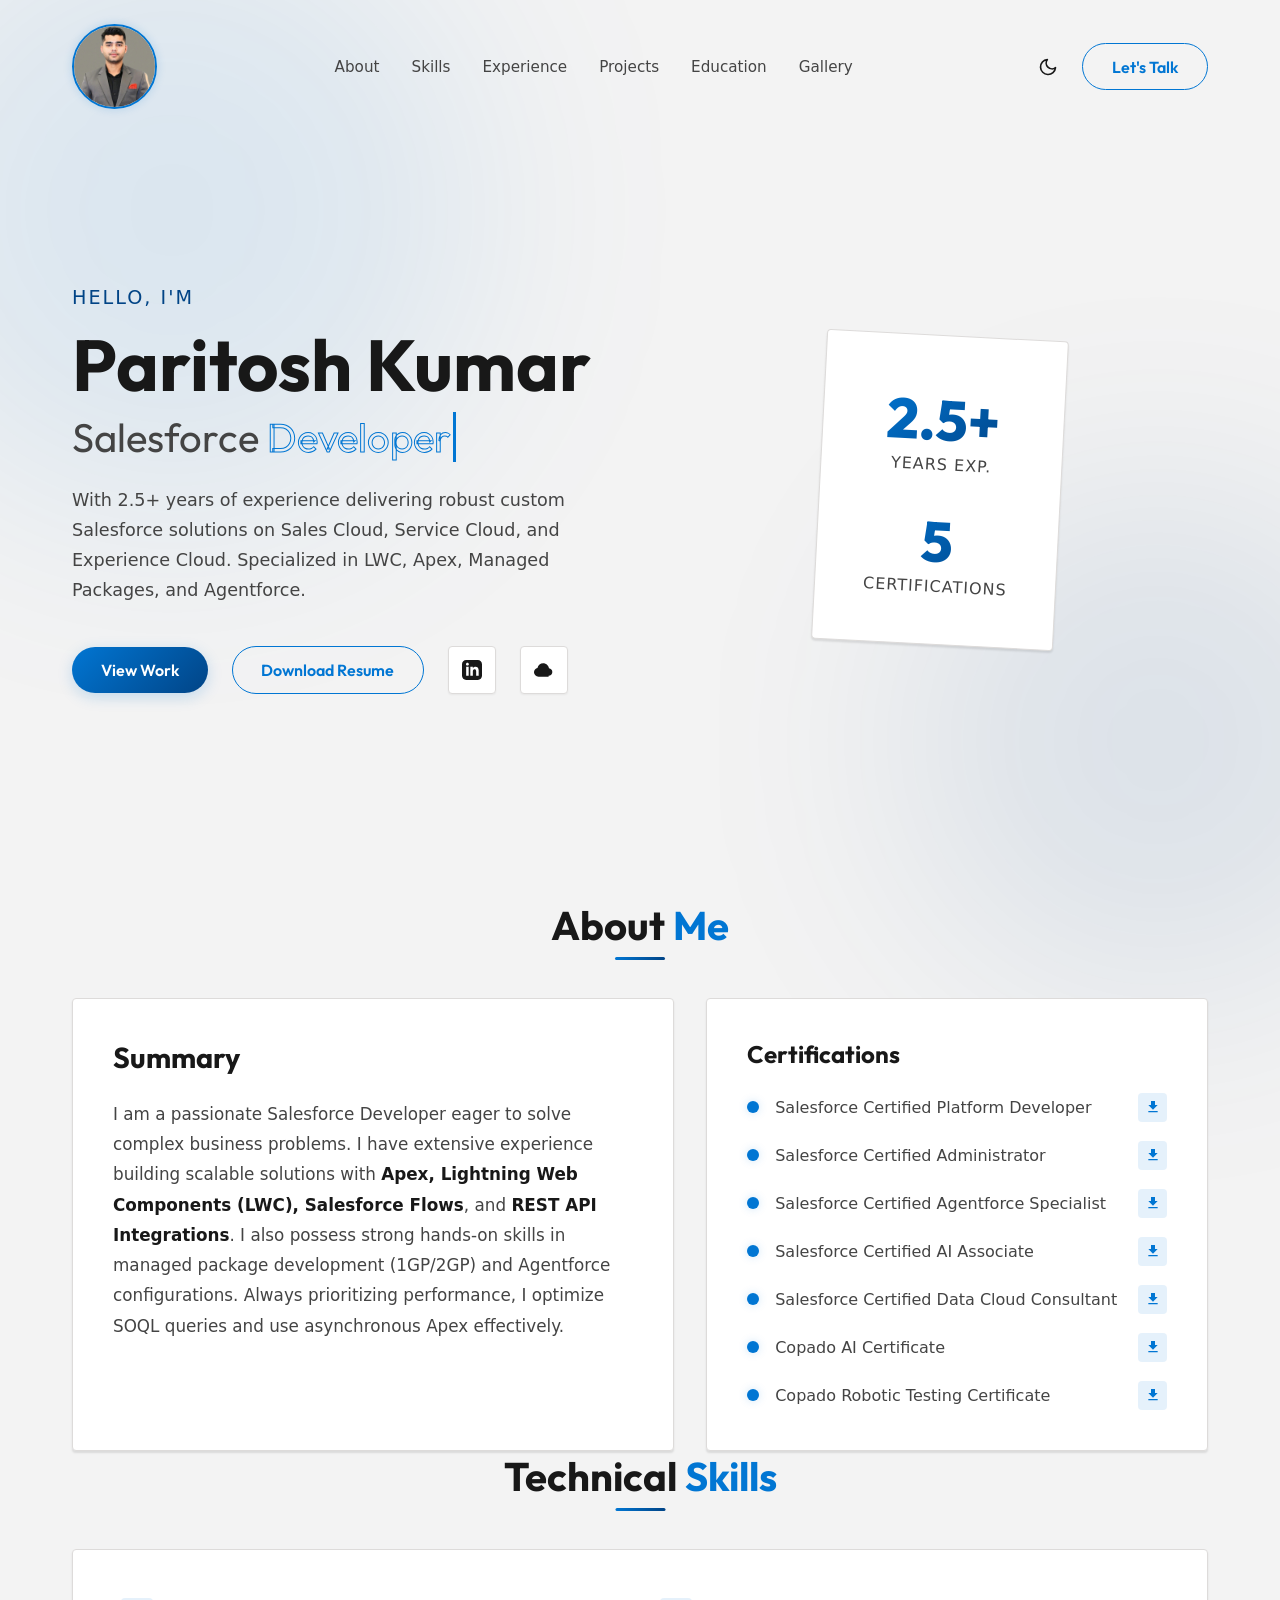
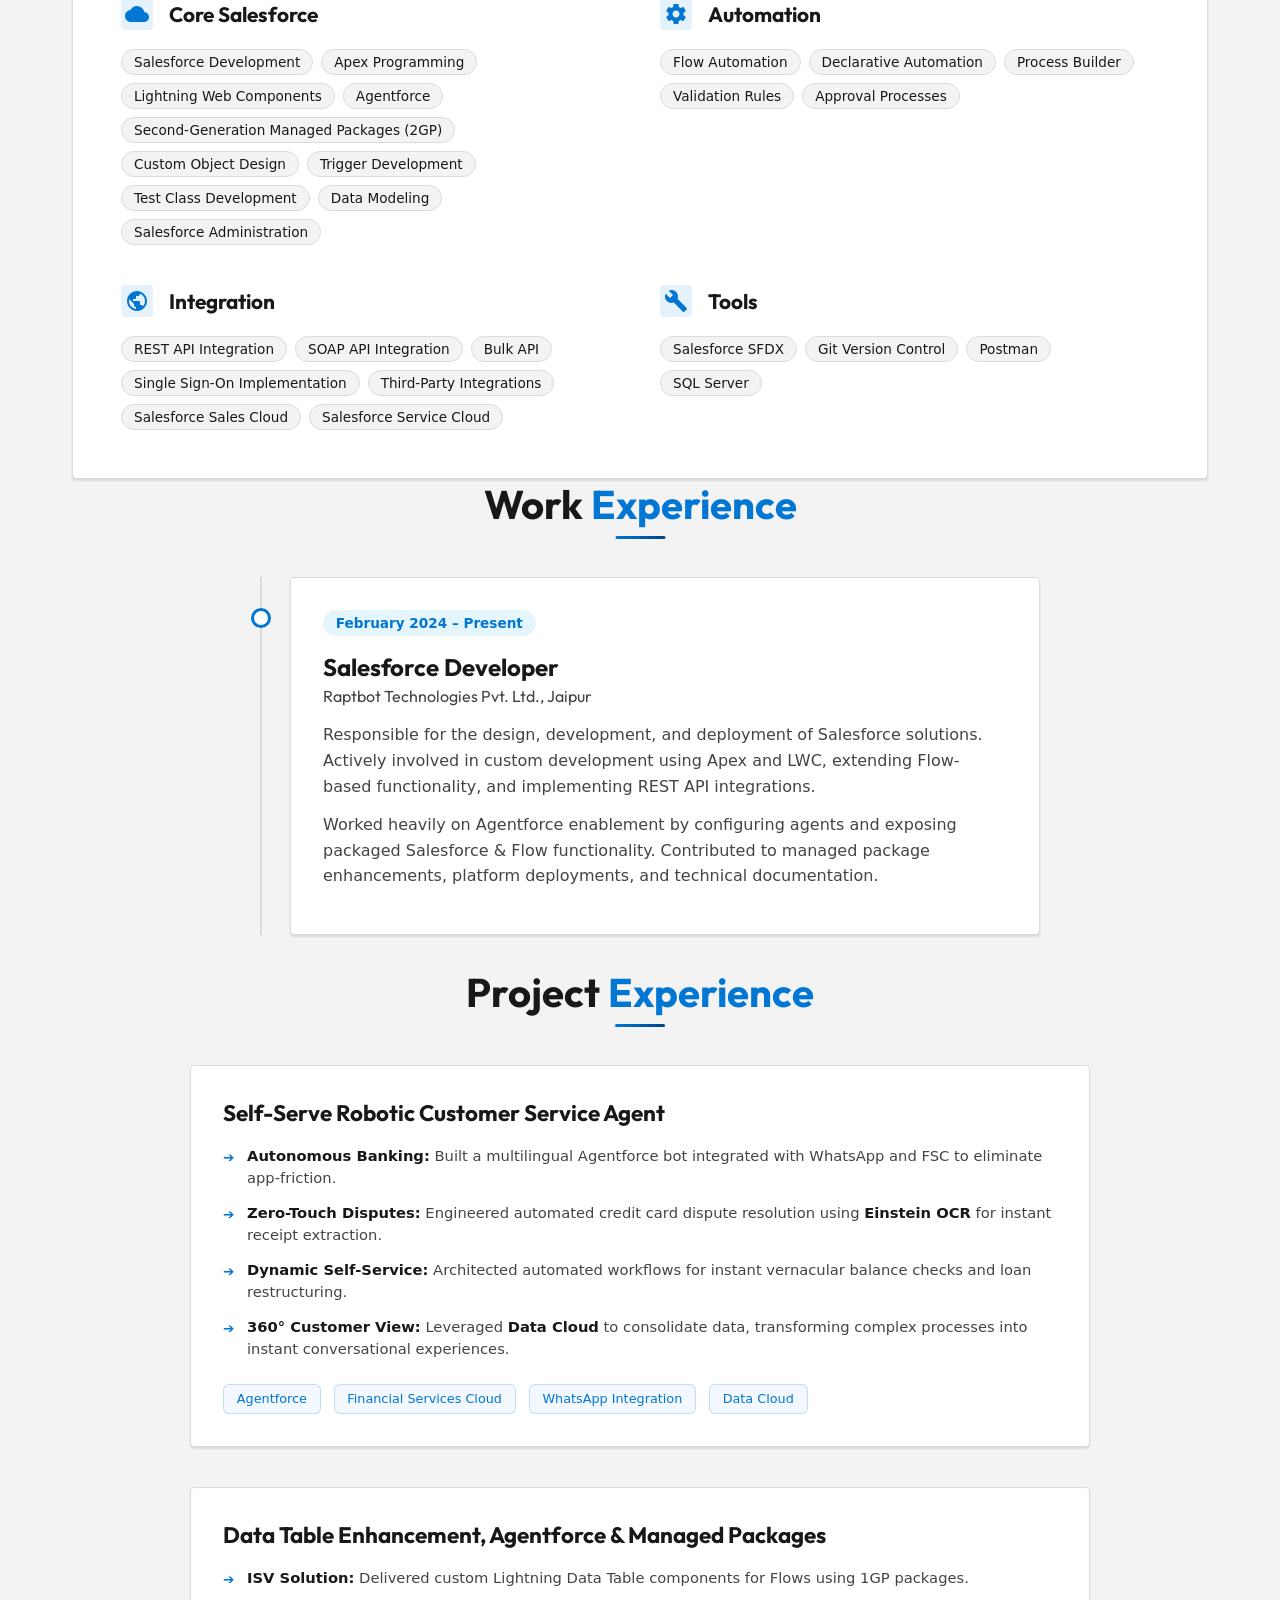
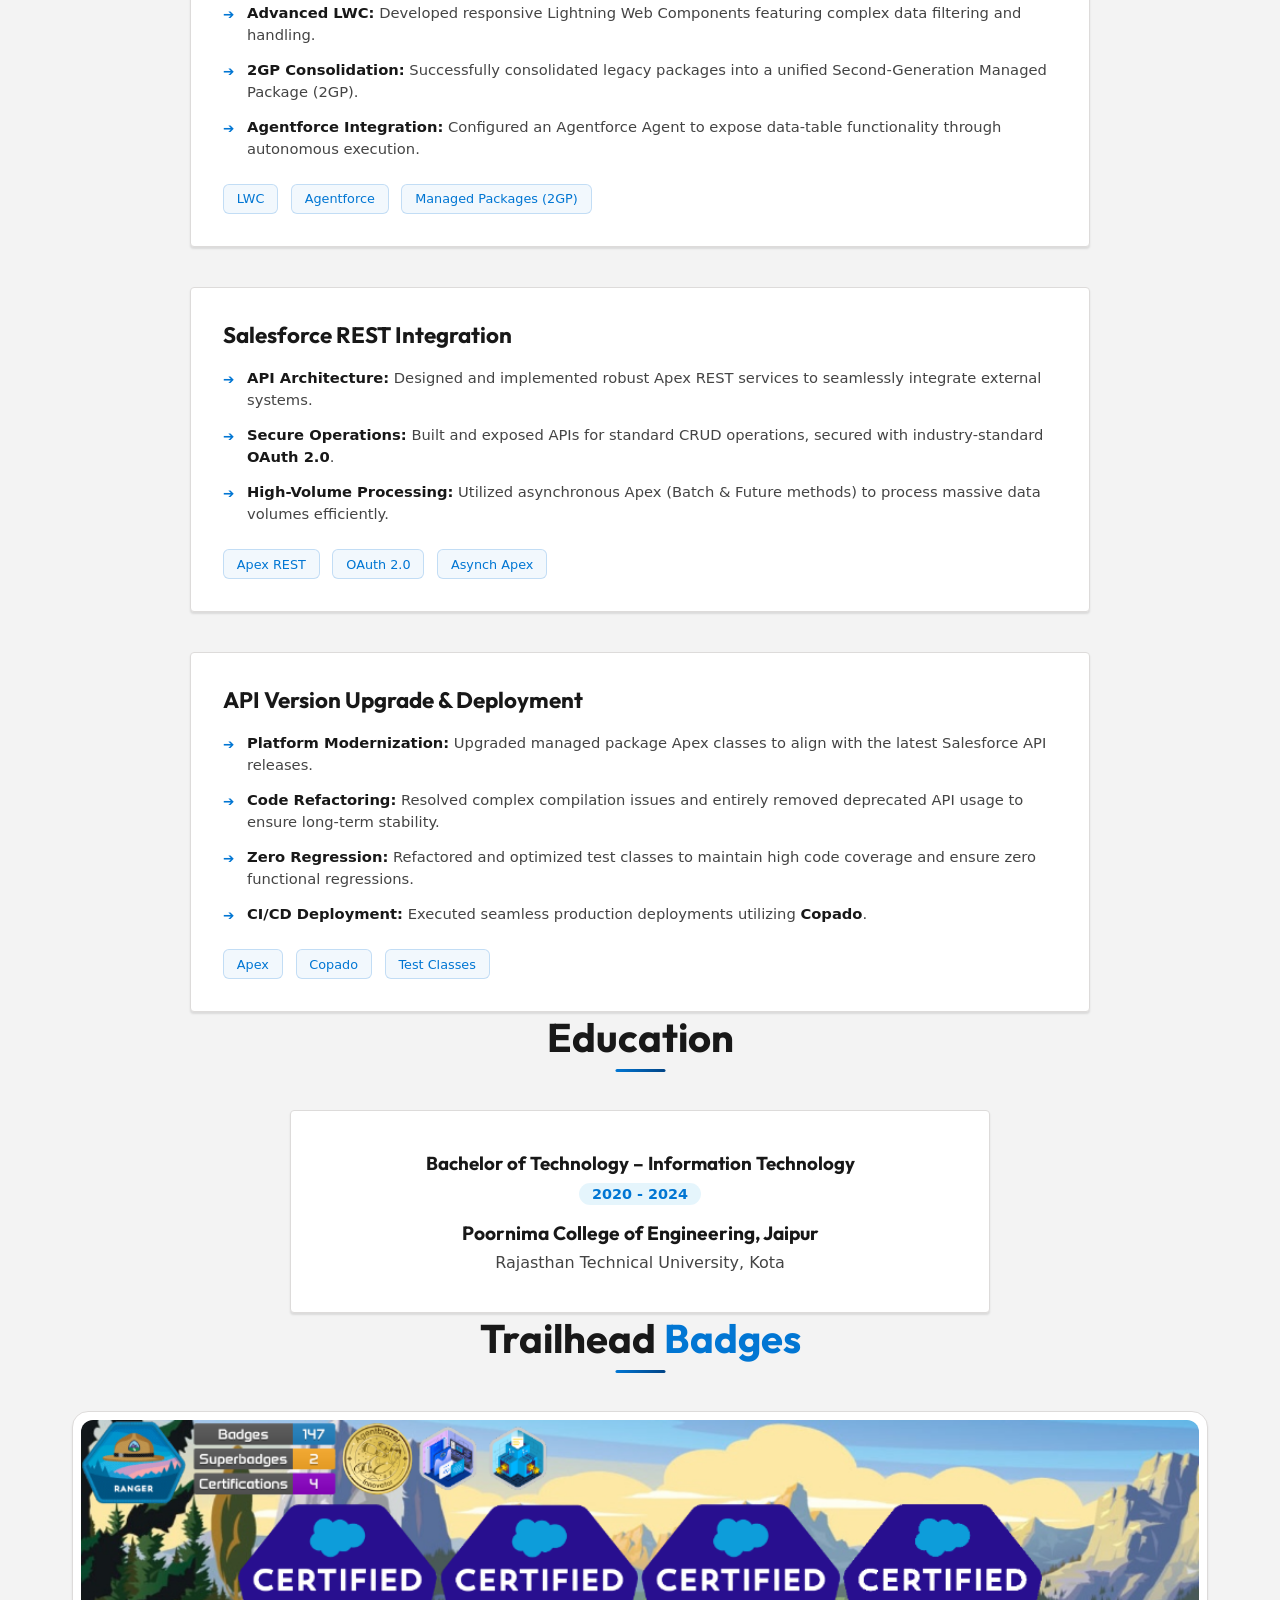
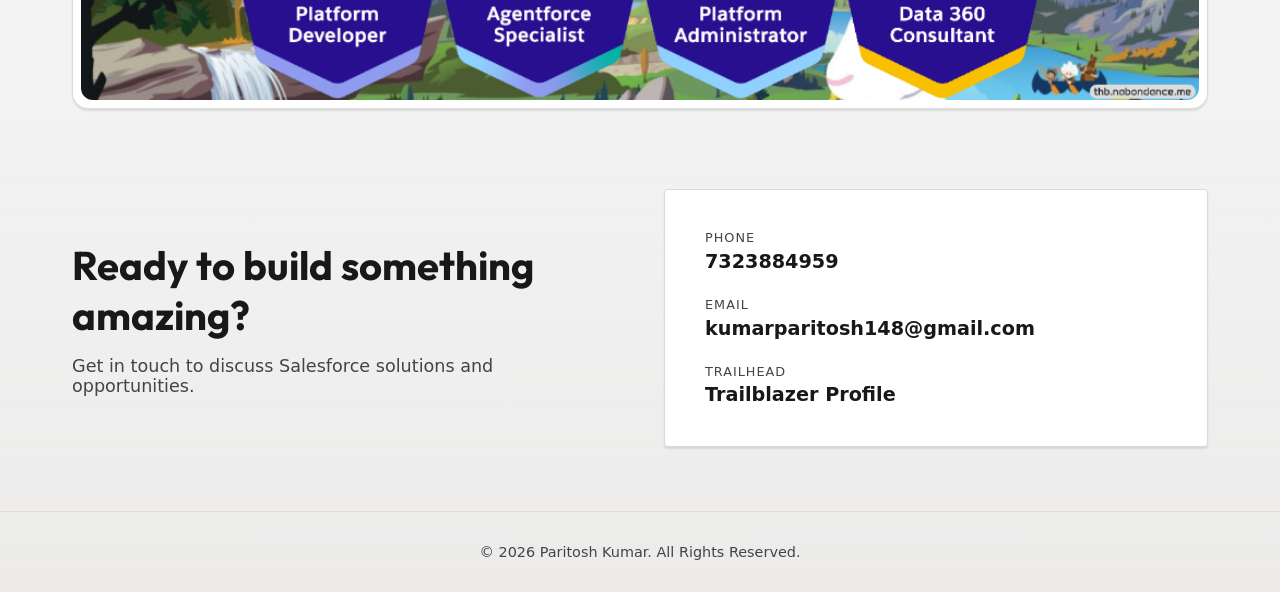
<file: index.html>
<!DOCTYPE html>
<html lang="en">

<head>
    <meta charset="UTF-8">
    <meta name="viewport" content="width=device-width, initial-scale=1.0">
    <title>Paritosh Kumar - Salesforce Developer</title>
    <meta name="description"
        content="Portfolio of Paritosh Kumar, Salesforce Developer experienced in Apex, LWC, Agentforce, and REST integrations.">
    <!-- Google Fonts -->
    <link rel="preconnect" href="https://fonts.googleapis.com">
    <link rel="preconnect" href="https://fonts.gstatic.com" crossorigin>
    <link
        href="https://fonts.googleapis.com/css2?family=Inter:wght@300;400;500;600;700;800&family=Outfit:wght@400;600;800&display=swap"
        rel="stylesheet">
    <link rel="stylesheet" href="style.css?v=6.0">
</head>

<body>

    <!-- Background decorative elements -->
    <div class="blob blob-1"></div>
    <div class="blob blob-2"></div>

    <!-- Navigation -->
    <nav class="navbar">
        <div class="nav-content container">
            <a href="#home" class="logo-link">
                <img src="assets/images/profile.jpg" alt="Paritosh Kumar" class="logo-img" />
            </a>
            <div class="menu-toggle" id="mobile-menu" aria-label="Toggle Menu">
                <span class="bar"></span>
                <span class="bar"></span>
                <span class="bar"></span>
            </div>
            <ul class="nav-links">
                <li><a href="#about">About</a></li>
                <li><a href="#skills">Skills</a></li>
                <li><a href="#experience">Experience</a></li>
                <li><a href="#projects">Projects</a></li>
                <li><a href="#education">Education</a></li>
                <li><a href="#gallery">Gallery</a></li>
            </ul>
            <div class="nav-contact">
                <button class="theme-toggle" id="themeToggle" aria-label="Toggle Night Mode">
                    <svg class="sun-icon" viewBox="0 0 24 24" fill="none" stroke="currentColor" stroke-width="2" stroke-linecap="round" stroke-linejoin="round"><circle cx="12" cy="12" r="5"></circle><line x1="12" y1="1" x2="12" y2="3"></line><line x1="12" y1="21" x2="12" y2="23"></line><line x1="4.22" y1="4.22" x2="5.64" y2="5.64"></line><line x1="18.36" y1="18.36" x2="19.78" y2="19.78"></line><line x1="1" y1="12" x2="3" y2="12"></line><line x1="21" y1="12" x2="23" y2="12"></line><line x1="4.22" y1="19.78" x2="5.64" y2="18.36"></line><line x1="18.36" y1="5.64" x2="19.78" y2="4.22"></line></svg>
                    <svg class="moon-icon" viewBox="0 0 24 24" fill="none" stroke="currentColor" stroke-width="2" stroke-linecap="round" stroke-linejoin="round"><path d="M21 12.79A9 9 0 1 1 11.21 3 7 7 0 0 0 21 12.79z"></path></svg>
                </button>
                <a href="#contact" class="btn btn-outline">Let's Talk</a>
            </div>
        </div>
    </nav>

    <main>
        <!-- Home / Hero Section -->
        <section id="home" class="hero container reveal">
            <div class="hero-content">
                <span class="greeting">Hello, I'm</span>
                <h1 class="title">Paritosh Kumar</h1>
                <h2 class="subtitle">Salesforce <span class="typing-text"></span><span class="cursor">&nbsp;</span></h2>
                <p class="description">
                    With 2.5+ years of experience delivering robust custom Salesforce solutions on Sales Cloud, Service
                    Cloud, and Experience Cloud. Specialized in LWC, Apex, Managed Packages, and Agentforce.
                </p>
                <div class="hero-actions">
                    <a href="#projects" class="btn btn-primary">View Work</a>
                    <a href="Paritosh_Kumar.docx%20(4).pdf" download="Paritosh_Kumar_Resume.pdf" class="btn btn-outline"
                        target="_blank">Download Resume</a>
                    <a href="https://www.linkedin.com/in/paritoshkumar73/" target="_blank" class="btn btn-icon"
                        title="LinkedIn">
                        <svg viewBox="0 0 24 24" fill="currentColor">
                            <path
                                d="M19 0h-14c-2.761 0-5 2.239-5 5v14c0 2.761 2.239 5 5 5h14c2.762 0 5-2.239 5-5v-14c0-2.761-2.238-5-5-5zm-11 19h-3v-11h3v11zm-1.5-12.268c-.966 0-1.75-.79-1.75-1.764s.784-1.764 1.75-1.764 1.75.79 1.75 1.764-.783 1.764-1.75 1.764zm13.5 12.268h-3v-5.604c0-3.368-4-3.113-4 0v5.604h-3v-11h3v1.765c1.396-2.586 7-2.777 7 2.476v6.759z" />
                        </svg>
                    </a>
                    <a href="https://www.salesforce.com/trailblazer/i5jnhbssmdlrt0nk6s" target="_blank"
                        class="btn btn-icon" title="Trailhead Profile">
                        <svg viewBox="0 0 24 24" fill="currentColor">
                            <path
                                d="M17.5 19c2.485 0 4.5-2.015 4.5-4.5 0-2.316-1.745-4.225-4.004-4.475C17.432 6.643 14.542 4 11 4 7.686 4 4.908 6.37 4.148 9.479 1.83 9.873 0 11.968 0 14.5 0 17.538 2.462 20 5.5 20h12v-1z" />
                        </svg>
                    </a>
                </div>
            </div>

            <div class="hero-visual">
                <div class="hero-card glass">
                    <div class="card-item">
                        <span class="stat">2.5+</span>
                        <span class="label">Years Exp.</span>
                    </div>
                    <div class="card-item">
                        <span class="stat">5</span>
                        <span class="label">Certifications</span>
                    </div>
                </div>
            </div>
        </section>

        <!-- About Section -->
        <section id="about" class="about container reveal">
            <h2 class="section-title">About <span>Me</span></h2>
            <div class="about-grid">
                <div class="about-text glass">
                    <h3>Summary</h3>
                    <p>I am a passionate Salesforce Developer eager to solve complex business problems. I have extensive
                        experience building scalable solutions with <strong>Apex, Lightning Web Components (LWC),
                            Salesforce Flows</strong>, and <strong>REST API Integrations</strong>. I also possess strong
                        hands-on skills in managed package development (1GP/2GP) and Agentforce configurations. Always
                        prioritizing performance, I optimize SOQL queries and use asynchronous Apex effectively.</p>
                </div>

                <div class="certifications glass">
                    <h3>Certifications</h3>
                    <ul class="cert-list">
                        <li>
                            <div class="cert-icon"></div>
                            <span>Salesforce Certified Platform Developer</span>
                            <a href="assets/images/Salesforce_Platform_Developer_Certificate.png" download class="cert-download" title="Download Certificate">
                                <svg viewBox="0 0 24 24" width="16" height="16" fill="currentColor">
                                    <path d="M19 9h-4V3H9v6H5l7 7 7-7zM5 18v2h14v-2H5z"/>
                                </svg>
                            </a>
                        </li>
                        <li>
                            <div class="cert-icon"></div>
                            <span>Salesforce Certified Administrator</span>
                            <a href="assets/images/Salesforce_Administrator_Certificate.png" download class="cert-download" title="Download Certificate">
                                <svg viewBox="0 0 24 24" width="16" height="16" fill="currentColor">
                                    <path d="M19 9h-4V3H9v6H5l7 7 7-7zM5 18v2h14v-2H5z"/>
                                </svg>
                            </a>
                        </li>
                        <li>
                            <div class="cert-icon"></div>
                            <span>Salesforce Certified Agentforce Specialist</span>
                            <a href="assets/images/Salesforce_Agentforce_Specialist_Certificate.png" download class="cert-download" title="Download Certificate">
                                <svg viewBox="0 0 24 24" width="16" height="16" fill="currentColor">
                                    <path d="M19 9h-4V3H9v6H5l7 7 7-7zM5 18v2h14v-2H5z"/>
                                </svg>
                            </a>
                        </li>
                        <li>
                            <div class="cert-icon"></div>
                            <span>Salesforce Certified AI Associate</span>
                            <a href="assets/images/Salesforce_AI_Associate_Certificate.png" download class="cert-download" title="Download Certificate">
                                <svg viewBox="0 0 24 24" width="16" height="16" fill="currentColor">
                                    <path d="M19 9h-4V3H9v6H5l7 7 7-7zM5 18v2h14v-2H5z"/>
                                </svg>
                            </a>
                        </li>
                        <li>
                            <div class="cert-icon"></div>
                            <span>Salesforce Certified Data Cloud Consultant</span>
                            <a href="assets/images/Salesforce_Data_Cloud_Consultant_Certificate.png" download class="cert-download" title="Download Certificate">
                                <svg viewBox="0 0 24 24" width="16" height="16" fill="currentColor">
                                    <path d="M19 9h-4V3H9v6H5l7 7 7-7zM5 18v2h14v-2H5z"/>
                                </svg>
                            </a>
                        </li>
                        <li>
                            <div class="cert-icon"></div>
                            <span>Copado AI Certificate</span>
                            <a href="Copado_AI_Certificate.pdf" download class="cert-download" title="Download Copado AI Certificate">
                                <svg viewBox="0 0 24 24" width="16" height="16" fill="currentColor">
                                    <path d="M19 9h-4V3H9v6H5l7 7 7-7zM5 18v2h14v-2H5z"/>
                                </svg>
                            </a>
                        </li>
                        <li>
                            <div class="cert-icon"></div>
                            <span>Copado Robotic Testing Certificate</span>
                            <a href="Copado_Robotic_Testing_Certificate.pdf" download class="cert-download" title="Download Copado Robotic Testing Certificate">
                                <svg viewBox="0 0 24 24" width="16" height="16" fill="currentColor">
                                    <path d="M19 9h-4V3H9v6H5l7 7 7-7zM5 18v2h14v-2H5z"/>
                                </svg>
                            </a>
                        </li>
                    </ul>
                </div>
            </div>
        </section>

        <!-- Skills Section -->
        <section id="skills" class="skills container reveal">
            <h2 class="section-title">Technical <span>Skills</span></h2>
            <div class="skills-container glass hover-effect">
                <div class="skill-category">
                    <div class="header-row">
                        <div class="skill-icon">
                            <svg viewBox="0 0 24 24" width="24" height="24">
                                <path fill="currentColor" d="M19.35 10.04A7.49 7.49 0 0 0 12 4C9.11 4 6.6 5.64 5.35 8.04A5.994 5.994 0 0 0 0 14c0 3.31 2.69 6 6 6h13c2.76 0 5-2.24 5-5c0-2.64-2.05-4.78-4.65-4.96z" />
                            </svg>
                        </div>
                        <h3>Core Salesforce</h3>
                    </div>
                    <div class="skill-tags">
                        <span>Salesforce Development</span>
                        <span>Apex Programming</span>
                        <span>Lightning Web Components</span>
                        <span>Agentforce</span>
                        <span>Second-Generation Managed Packages (2GP)</span>
                        <span>Custom Object Design</span>
                        <span>Trigger Development</span>
                        <span>Test Class Development</span>
                        <span>Data Modeling</span>
                        <span>Salesforce Administration</span>
                    </div>
                </div>

                <div class="skill-category">
                    <div class="header-row">
                        <div class="skill-icon">
                            <svg viewBox="0 0 24 24" width="24" height="24">
                                <path fill="currentColor" d="M19.43 12.98c.04-.32.07-.64.07-.98s-.03-.66-.07-.98l2.11-1.65c.19-.15.24-.42.12-.64l-2-3.46c-.12-.22-.39-.3-.61-.22l-2.49 1c-.52-.4-1.08-.73-1.69-.98l-.38-2.65C14.46 2.18 14.25 2 14 2h-4c-.25 0-.46.18-.49.42l-.38 2.65c-.61.25-1.17.59-1.69.98l-2.49-1c-.23-.09-.49 0-.61.22l-2 3.46c-.13.22-.07.49.12.64l2.11 1.65c-.04.32-.07.65-.07.98s.03.66.07.98l-2.11 1.65c-.19.15-.24.42-.12.64l2 3.46c.12.22.39.3.61.22l2.49-1c.52.4 1.08.73 1.69.98l.38 2.65c.03.24.24.42.49.42h4c.25 0 .46-.18.49-.42l.38-2.65c.61-.25 1.17-.59 1.69-.98l2.49 1c.23.09.49 0 .61-.22l2-3.46c.12-.22.07-.49-.12-.64l-2.11-1.65zM12 15.5c-1.93 0-3.5-1.57-3.5-3.5s1.57-3.5 3.5-3.5 3.5 1.57 3.5 3.5-1.57 3.5-3.5 3.5z" />
                            </svg>
                        </div>
                        <h3>Automation</h3>
                    </div>
                    <div class="skill-tags">
                        <span>Flow Automation</span>
                        <span>Declarative Automation</span>
                        <span>Process Builder</span>
                        <span>Validation Rules</span>
                        <span>Approval Processes</span>
                    </div>
                </div>

                <div class="skill-category">
                    <div class="header-row">
                        <div class="skill-icon">
                            <svg viewBox="0 0 24 24" width="24" height="24">
                                <path fill="currentColor" d="M12 2C6.48 2 2 6.48 2 12s4.48 10 10 10 10-4.48 10-10S17.52 2 12 2zm-1 17.93c-3.95-.49-7-3.85-7-7.93 0-.62.08-1.21.21-1.79L9 15v1c0 1.1.9 2 2 2v1.93zm6.9-2.54c-.26-.81-1-1.39-1.9-1.39h-1v-3c0-.55-.45-1-1-1H8v-2h2c.55 0 1-.45 1-1V7h2c1.1 0 2-.9 2-2v-.41c2.93 1.19 5 4.06 5 7.41 0 2.08-.8 3.97-2.1 5.39z" />
                            </svg>
                        </div>
                        <h3>Integration</h3>
                    </div>
                    <div class="skill-tags">
                        <span>REST API Integration</span>
                        <span>SOAP API Integration</span>
                        <span>Bulk API</span>
                        <span>Single Sign-On Implementation</span>
                        <span>Third-Party Integrations</span>
                        <span>Salesforce Sales Cloud</span>
                        <span>Salesforce Service Cloud</span>
                    </div>
                </div>

                <div class="skill-category">
                    <div class="header-row">
                        <div class="skill-icon">
                            <svg viewBox="0 0 24 24" width="24" height="24">
                                <path fill="currentColor" d="M22.7 19l-9.1-9.1c.9-2.3.4-5-1.5-6.9-2-2-5-2.4-7.4-1.3L9 6 6 9 1.6 4.7C.4 7.1.9 10.1 2.9 12.1c1.9 1.9 4.6 2.4 6.9 1.5l9.1 9.1c.4.4 1 .4 1.4 0l2.3-2.3c.5-.4.5-1.1.1-1.4z" />
                            </svg>
                        </div>
                        <h3>Tools</h3>
                    </div>
                    <div class="skill-tags">
                        <span>Salesforce SFDX</span>
                        <span>Git Version Control</span>
                        <span>Postman</span>
                        <span>SQL Server</span>
                    </div>
                </div>
            </div>
        </section>

        <!-- Experience Section -->
        <section id="experience" class="experience container reveal">
            <h2 class="section-title">Work <span>Experience</span></h2>
            <div class="timeline">
                <div class="timeline-item glass">
                    <div class="timeline-badge"></div>
                    <div class="timeline-content">
                        <span class="timeline-date">February 2024 – Present</span>
                        <h3 class="role">Salesforce Developer</h3>
                        <h4 class="company">Raptbot Technologies Pvt. Ltd., Jaipur</h4>
                        <p>Responsible for the design, development, and deployment of Salesforce solutions. Actively
                            involved in custom development using Apex and LWC, extending Flow-based functionality, and
                            implementing REST API integrations.</p>
                        <p>Worked heavily on Agentforce enablement by configuring agents and exposing packaged
                            Salesforce & Flow functionality. Contributed to managed package enhancements, platform
                            deployments, and technical documentation.</p>
                    </div>
                </div>
            </div>
        </section>

        <!-- Projects Section -->
        <section id="projects" class="projects container reveal">
            <h2 class="section-title">Project <span>Experience</span></h2>
            <div class="projects-grid">

                <div class="project-card glass hover-effect">
                    <div class="project-header">
                        <h3>Self-Serve Robotic Customer Service Agent</h3>
                    </div>
                    <div class="project-body">
                        <ul class="project-bullets">
                            <li><strong>Autonomous Banking:</strong> Built a multilingual Agentforce bot integrated with WhatsApp and FSC to eliminate app-friction.</li>
                            <li><strong>Zero-Touch Disputes:</strong> Engineered automated credit card dispute resolution using <strong>Einstein OCR</strong> for instant receipt extraction.</li>
                            <li><strong>Dynamic Self-Service:</strong> Architected automated workflows for instant vernacular balance checks and loan restructuring.</li>
                            <li><strong>360° Customer View:</strong> Leveraged <strong>Data Cloud</strong> to consolidate data, transforming complex processes into instant conversational experiences.</li>
                        </ul>
                    </div>
                    <div class="project-tags">
                        <span>Agentforce</span>
                        <span>Financial Services Cloud</span>
                        <span>WhatsApp Integration</span>
                        <span>Data Cloud</span>
                    </div>
                </div>

                <div class="project-card glass hover-effect">
                    <div class="project-header">
                        <h3>Data Table Enhancement, Agentforce & Managed Packages</h3>
                    </div>
                    <div class="project-body">
                        <ul class="project-bullets">
                            <li><strong>ISV Solution:</strong> Delivered custom Lightning Data Table components for Flows using 1GP packages.</li>
                            <li><strong>Advanced LWC:</strong> Developed responsive Lightning Web Components featuring complex data filtering and handling.</li>
                            <li><strong>2GP Consolidation:</strong> Successfully consolidated legacy packages into a unified Second-Generation Managed Package (2GP).</li>
                            <li><strong>Agentforce Integration:</strong> Configured an Agentforce Agent to expose data-table functionality through autonomous execution.</li>
                        </ul>
                    </div>
                    <div class="project-tags">
                        <span>LWC</span>
                        <span>Agentforce</span>
                        <span>Managed Packages (2GP)</span>
                    </div>
                </div>

                <div class="project-card glass hover-effect">
                    <div class="project-header">
                        <h3>Salesforce REST Integration</h3>
                    </div>
                    <div class="project-body">
                        <ul class="project-bullets">
                            <li><strong>API Architecture:</strong> Designed and implemented robust Apex REST services to seamlessly integrate external systems.</li>
                            <li><strong>Secure Operations:</strong> Built and exposed APIs for standard CRUD operations, secured with industry-standard <strong>OAuth 2.0</strong>.</li>
                            <li><strong>High-Volume Processing:</strong> Utilized asynchronous Apex (Batch & Future methods) to process massive data volumes efficiently.</li>
                        </ul>
                    </div>
                    <div class="project-tags">
                        <span>Apex REST</span>
                        <span>OAuth 2.0</span>
                        <span>Asynch Apex</span>
                    </div>
                </div>

                <div class="project-card glass hover-effect">
                    <div class="project-header">
                        <h3>API Version Upgrade & Deployment</h3>
                    </div>
                    <div class="project-body">
                        <ul class="project-bullets">
                            <li><strong>Platform Modernization:</strong> Upgraded managed package Apex classes to align with the latest Salesforce API releases.</li>
                            <li><strong>Code Refactoring:</strong> Resolved complex compilation issues and entirely removed deprecated API usage to ensure long-term stability.</li>
                            <li><strong>Zero Regression:</strong> Refactored and optimized test classes to maintain high code coverage and ensure zero functional regressions.</li>
                            <li><strong>CI/CD Deployment:</strong> Executed seamless production deployments utilizing <strong>Copado</strong>.</li>
                        </ul>
                    </div>
                    <div class="project-tags">
                        <span>Apex</span>
                        <span>Copado</span>
                        <span>Test Classes</span>
                    </div>
                </div>



            </div>
        </section>

        <!-- Education Section -->
        <section id="education" class="education container reveal">
            <h2 class="section-title">Education</h2>
            <div class="edu-card glass">
                <div class="edu-header">
                    <h3>Bachelor of Technology – Information Technology</h3>
                    <span class="edu-date">2020 - 2024</span>
                </div>
                <h4>Poornima College of Engineering, Jaipur</h4>
                <p>Rajasthan Technical University, Kota</p>
            </div>
        </section>

        <!-- Gallery Section -->
        <section id="gallery" class="gallery container reveal">
            <h2 class="section-title">Trailhead <span>Badges</span></h2>
            <div class="glass hover-effect" style="overflow: hidden; display: flex; justify-content: center; padding: 0.5rem; border-radius: 16px;">
                <img src="assets/images/trailhead_banner.png" alt="Trailhead Certifications Banner" style="width: 100%; height: auto; object-fit: contain; border-radius: 12px;" loading="lazy" />
            </div>
        </section>

    </main>

    <footer id="contact" class="footer">
        <div class="container footer-content">
            <div class="footer-info">
                <h2>Ready to build something amazing?</h2>
                <p>Get in touch to discuss Salesforce solutions and opportunities.</p>
            </div>
            <div class="contact-details glass">
                <div class="contact-item">
                    <span class="contact-label">Phone</span>
                    <a href="tel:7323884959" class="contact-value">7323884959</a>
                </div>
                <div class="contact-item">
                    <span class="contact-label">Email</span>
                    <a href="mailto:kumarparitosh148@gmail.com" class="contact-value">kumarparitosh148@gmail.com</a>
                </div>
                <div class="contact-item">
                    <span class="contact-label">Trailhead</span>
                    <a href="https://www.salesforce.com/trailblazer/i5jnhbssmdlrt0nk6s" target="_blank"
                        class="contact-value">Trailblazer Profile</a>
                </div>
            </div>
        </div>
        <div class="footer-bottom">
            <p>&copy;
                <script>document.write(new Date().getFullYear())</script> Paritosh Kumar. All Rights Reserved.
            </p>
        </div>
    </footer>

    <!-- Back to Top Button -->
    <button id="backToTop" class="back-to-top" aria-label="Back to Top">
        <svg viewBox="0 0 24 24" fill="currentColor">
            <path d="M12 4l8 8h-6v8h-4v-8H4z" />
        </svg>
    </button>

    <script src="script.js"></script>
</body>

</html>
</file>
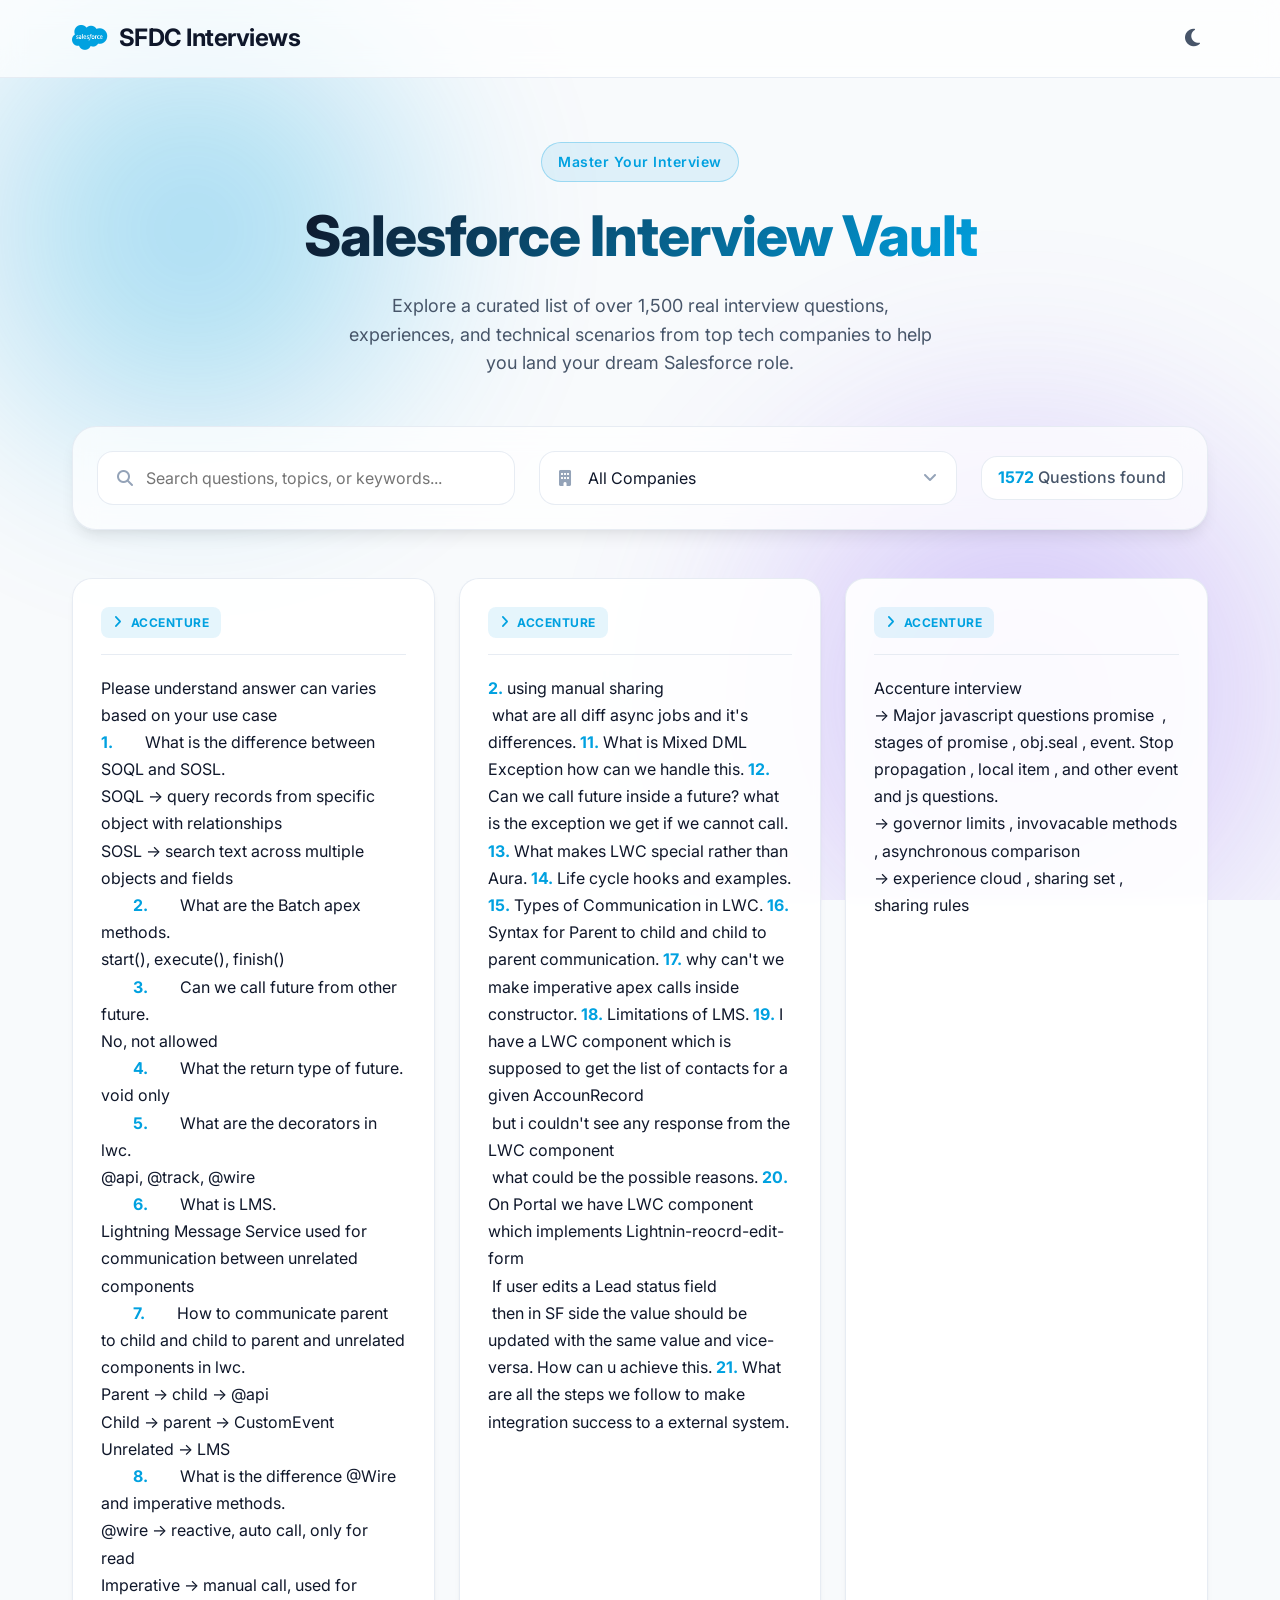
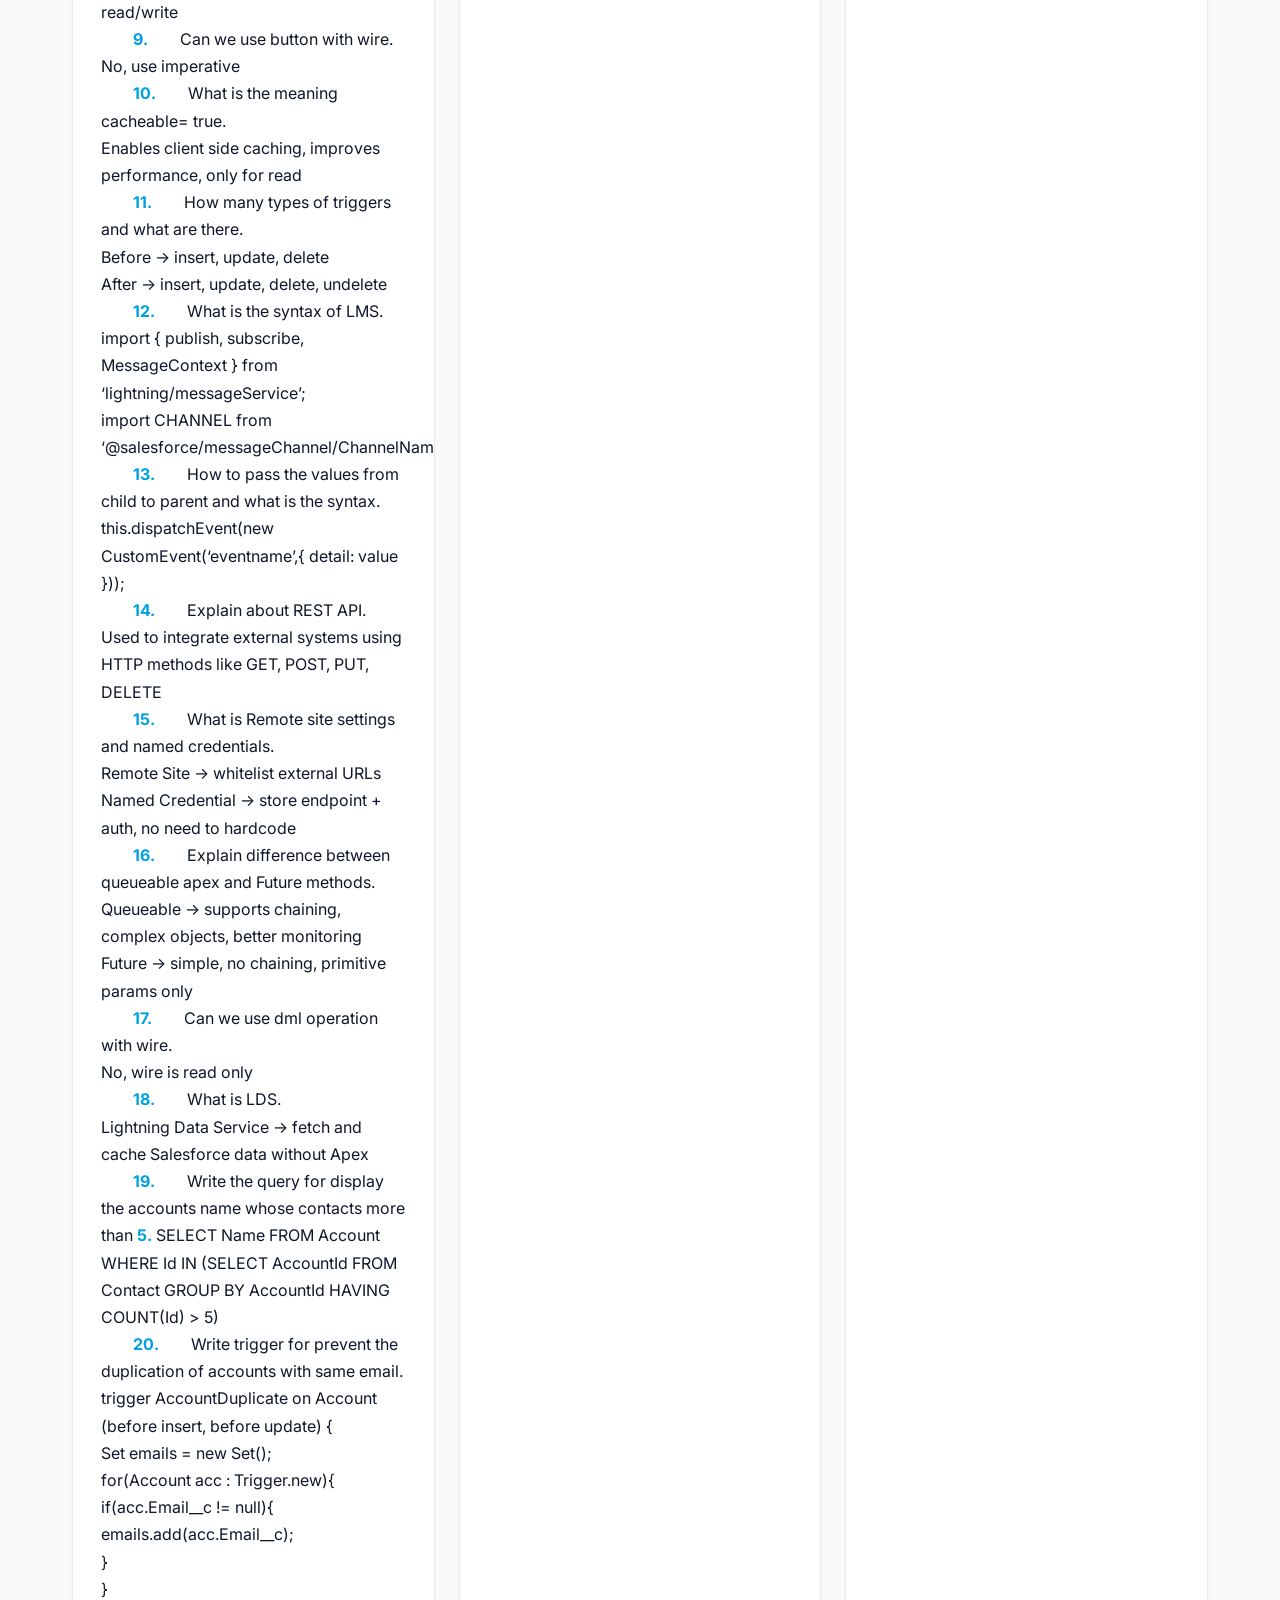
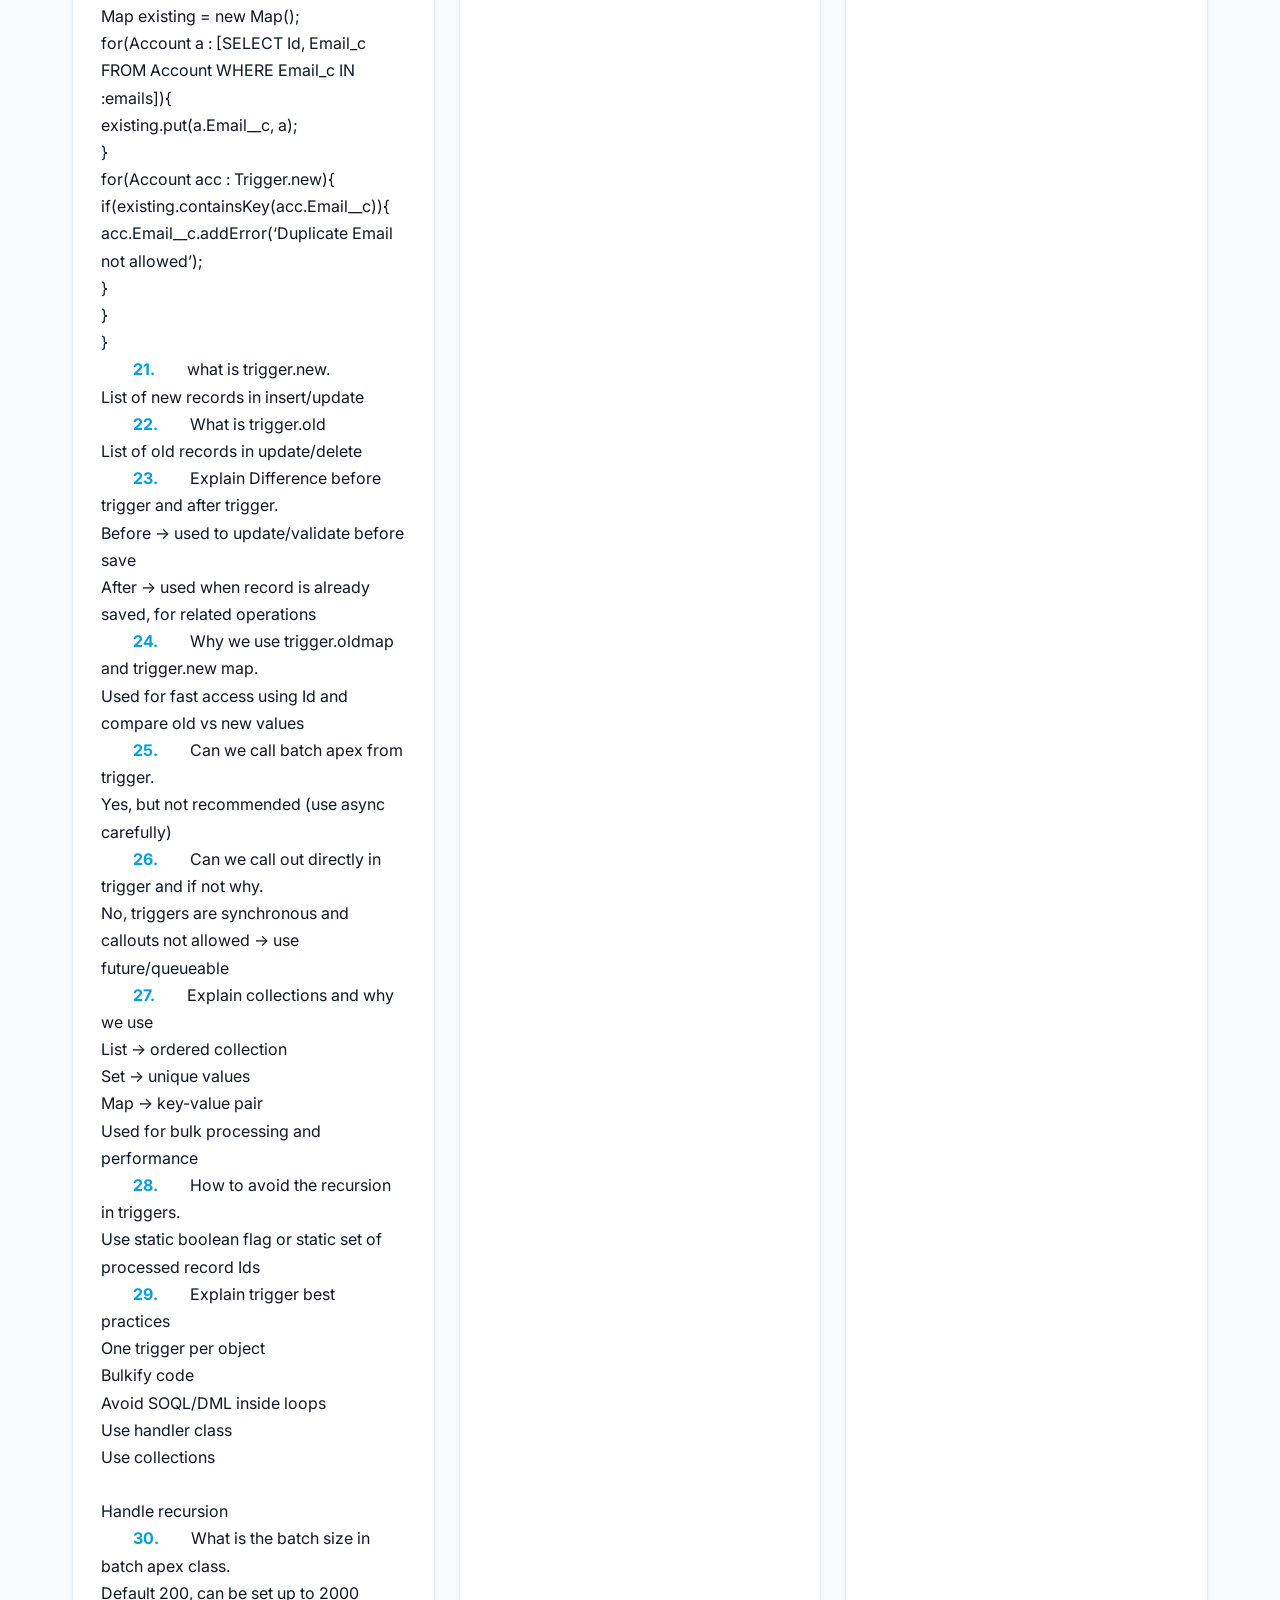
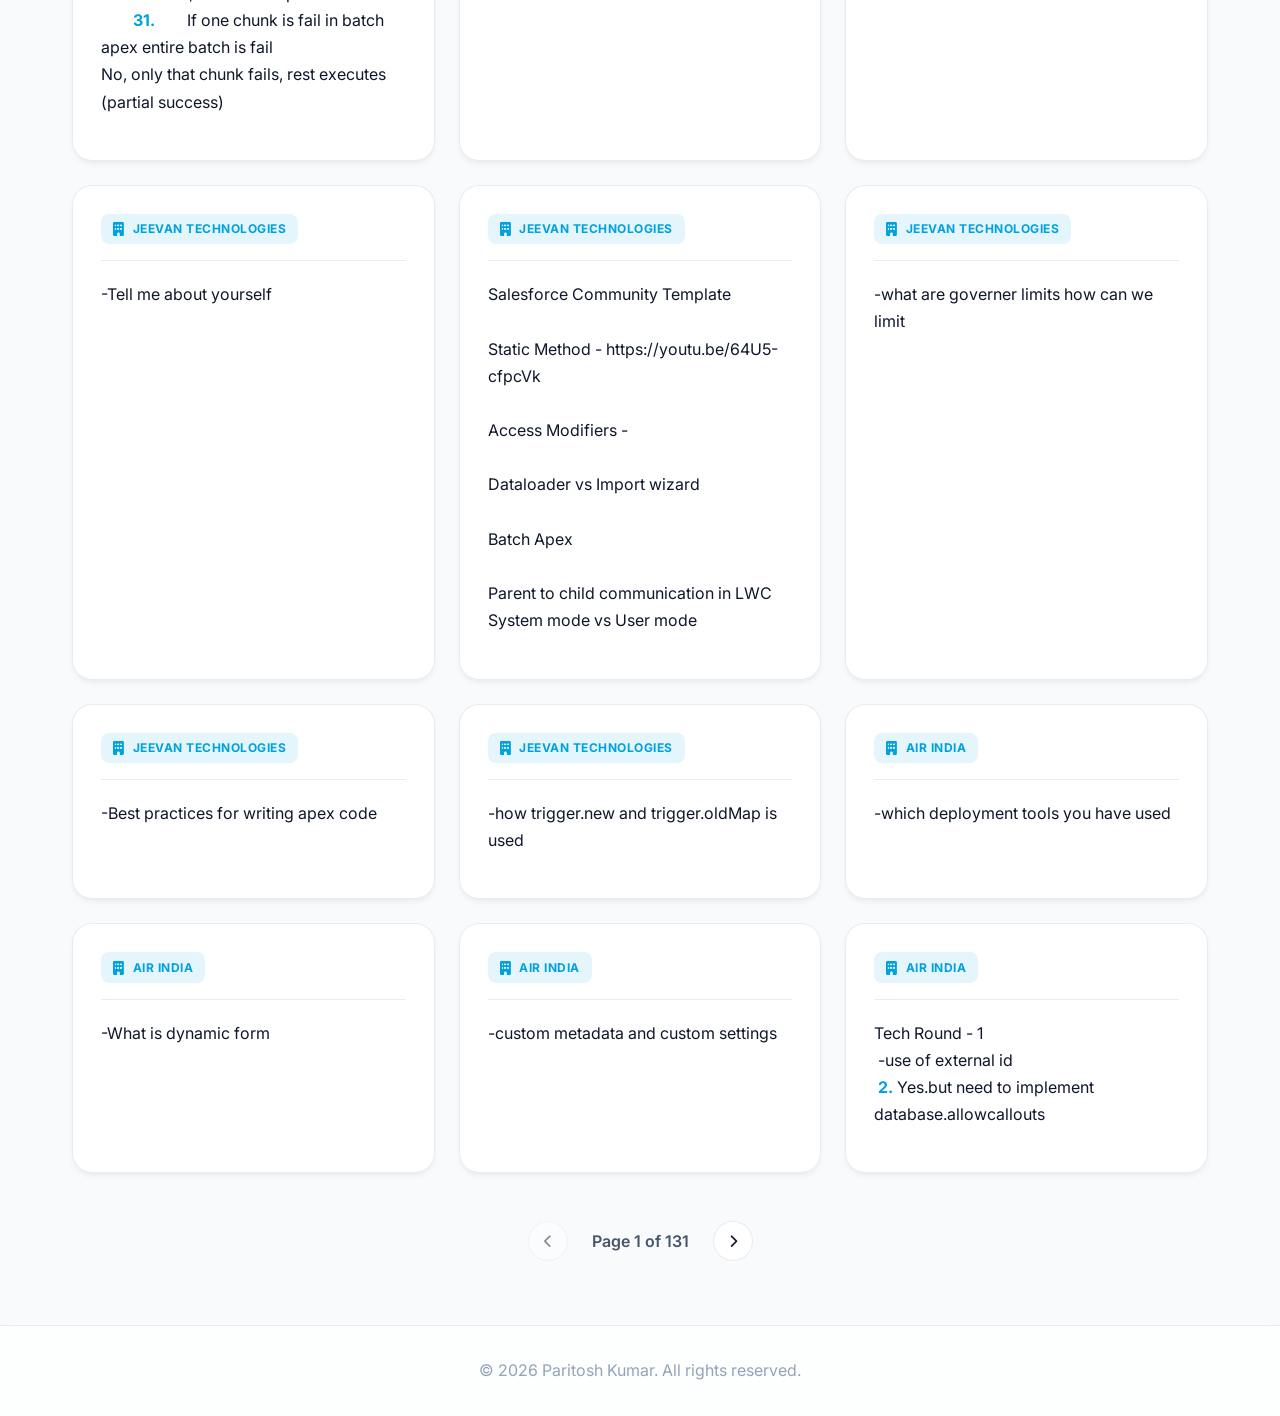
<file: salesforce-interview-vault/index.html>
<!DOCTYPE html>
<html lang="en">
<head>
    <meta charset="UTF-8">
    <meta name="viewport" content="width=device-width, initial-scale=1.0">
    <title>Salesforce Interview Questions | Paritosh Kumar</title>
    <meta name="description" content="A comprehensive collection of Salesforce interview questions and experiences from top companies.">
    <link href="https://fonts.googleapis.com/css2?family=Inter:wght@300;400;500;600;700&display=swap" rel="stylesheet">
    <link rel="stylesheet" href="https://cdnjs.cloudflare.com/ajax/libs/font-awesome/6.4.0/css/all.min.css">
    <link rel="stylesheet" href="style.css">
</head>
<body>
    <div class="background-elements">
        <div class="blob blob-1"></div>
        <div class="blob blob-2"></div>
    </div>

    <nav class="navbar">
        <div class="nav-container">
            <div class="logo">
                <span class="logo-icon"><i class="fab fa-salesforce"></i></span>
                <span class="logo-text">SFDC Interviews</span>
            </div>
            <button id="theme-toggle" class="theme-toggle" aria-label="Toggle dark mode">
                <i class="fas fa-moon"></i>
            </button>
        </div>
    </nav>

    <header class="hero">
        <div class="hero-content">
            <div class="badge">Master Your Interview</div>
            <h1>Salesforce Interview Vault</h1>
            <p>Explore a curated list of over 1,500 real interview questions, experiences, and technical scenarios from top tech companies to help you land your dream Salesforce role.</p>
        </div>
    </header>

    <main class="container">
        <div class="controls-section glass-panel">
            <div class="search-box">
                <i class="fas fa-search"></i>
                <input type="text" id="search-input" placeholder="Search questions, topics, or keywords...">
            </div>
            <div class="filter-box">
                <i class="fas fa-building"></i>
                <select id="company-filter">
                    <option value="all">All Companies</option>
                    <!-- Options populated via JS -->
                </select>
            </div>
            <div class="stats">
                <span id="question-count">0</span> Questions found
            </div>
        </div>

        <div id="loading-state" class="loading-state">
            <div class="spinner"></div>
            <p>Loading questions...</p>
        </div>

        <div id="questions-grid" class="questions-grid">
            <!-- Question cards populated via JS -->
        </div>

        <div id="no-results" class="no-results hidden">
            <i class="fas fa-folder-open"></i>
            <h3>No questions found</h3>
            <p>Try adjusting your search terms or company filter.</p>
            <button id="reset-filters" class="btn-primary">Reset Filters</button>
        </div>

        <div class="pagination-controls hidden" id="pagination-controls">
            <button id="prev-page" class="btn-icon" disabled><i class="fas fa-chevron-left"></i></button>
            <span id="page-info">Page 1 of 10</span>
            <button id="next-page" class="btn-icon"><i class="fas fa-chevron-right"></i></button>
        </div>
    </main>

    <footer>
        <p>&copy; 2026 Paritosh Kumar. All rights reserved.</p>
    </footer>

    <script src="script.js"></script>
</body>
</html>
</file>
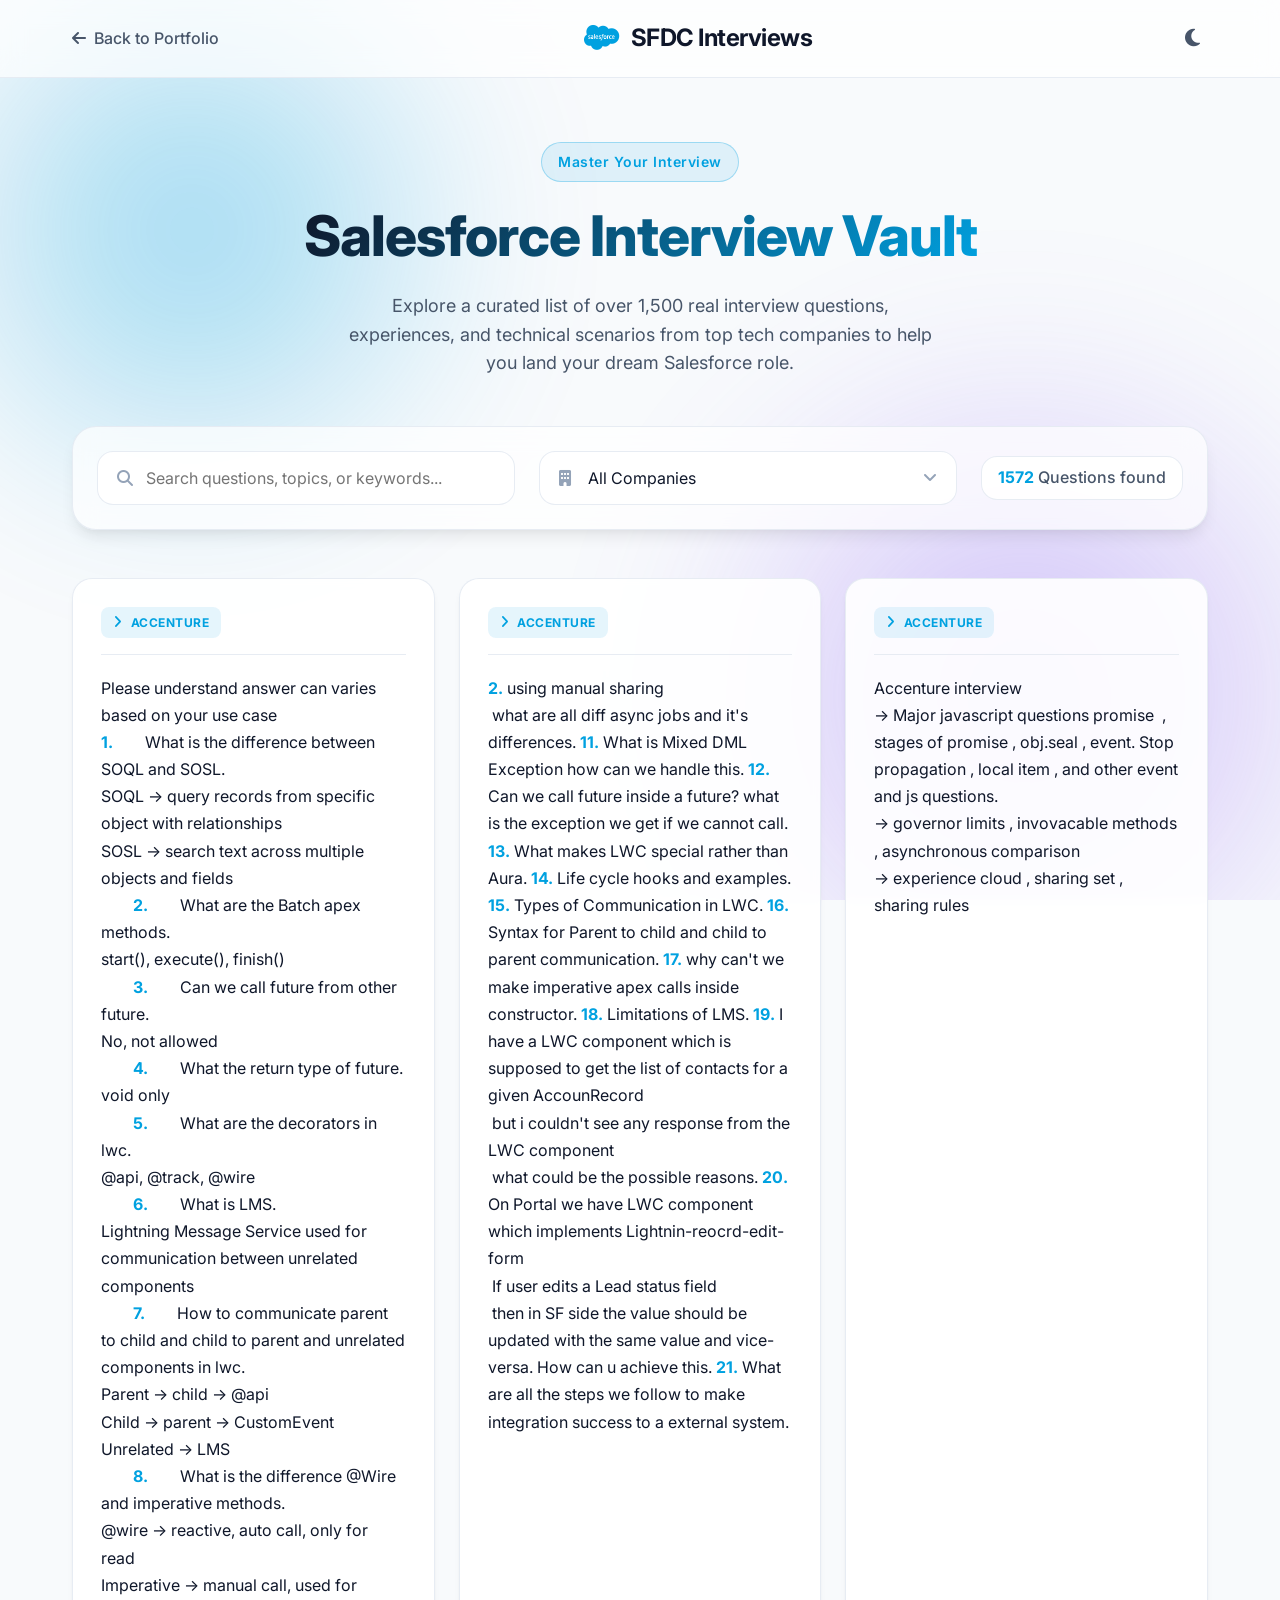
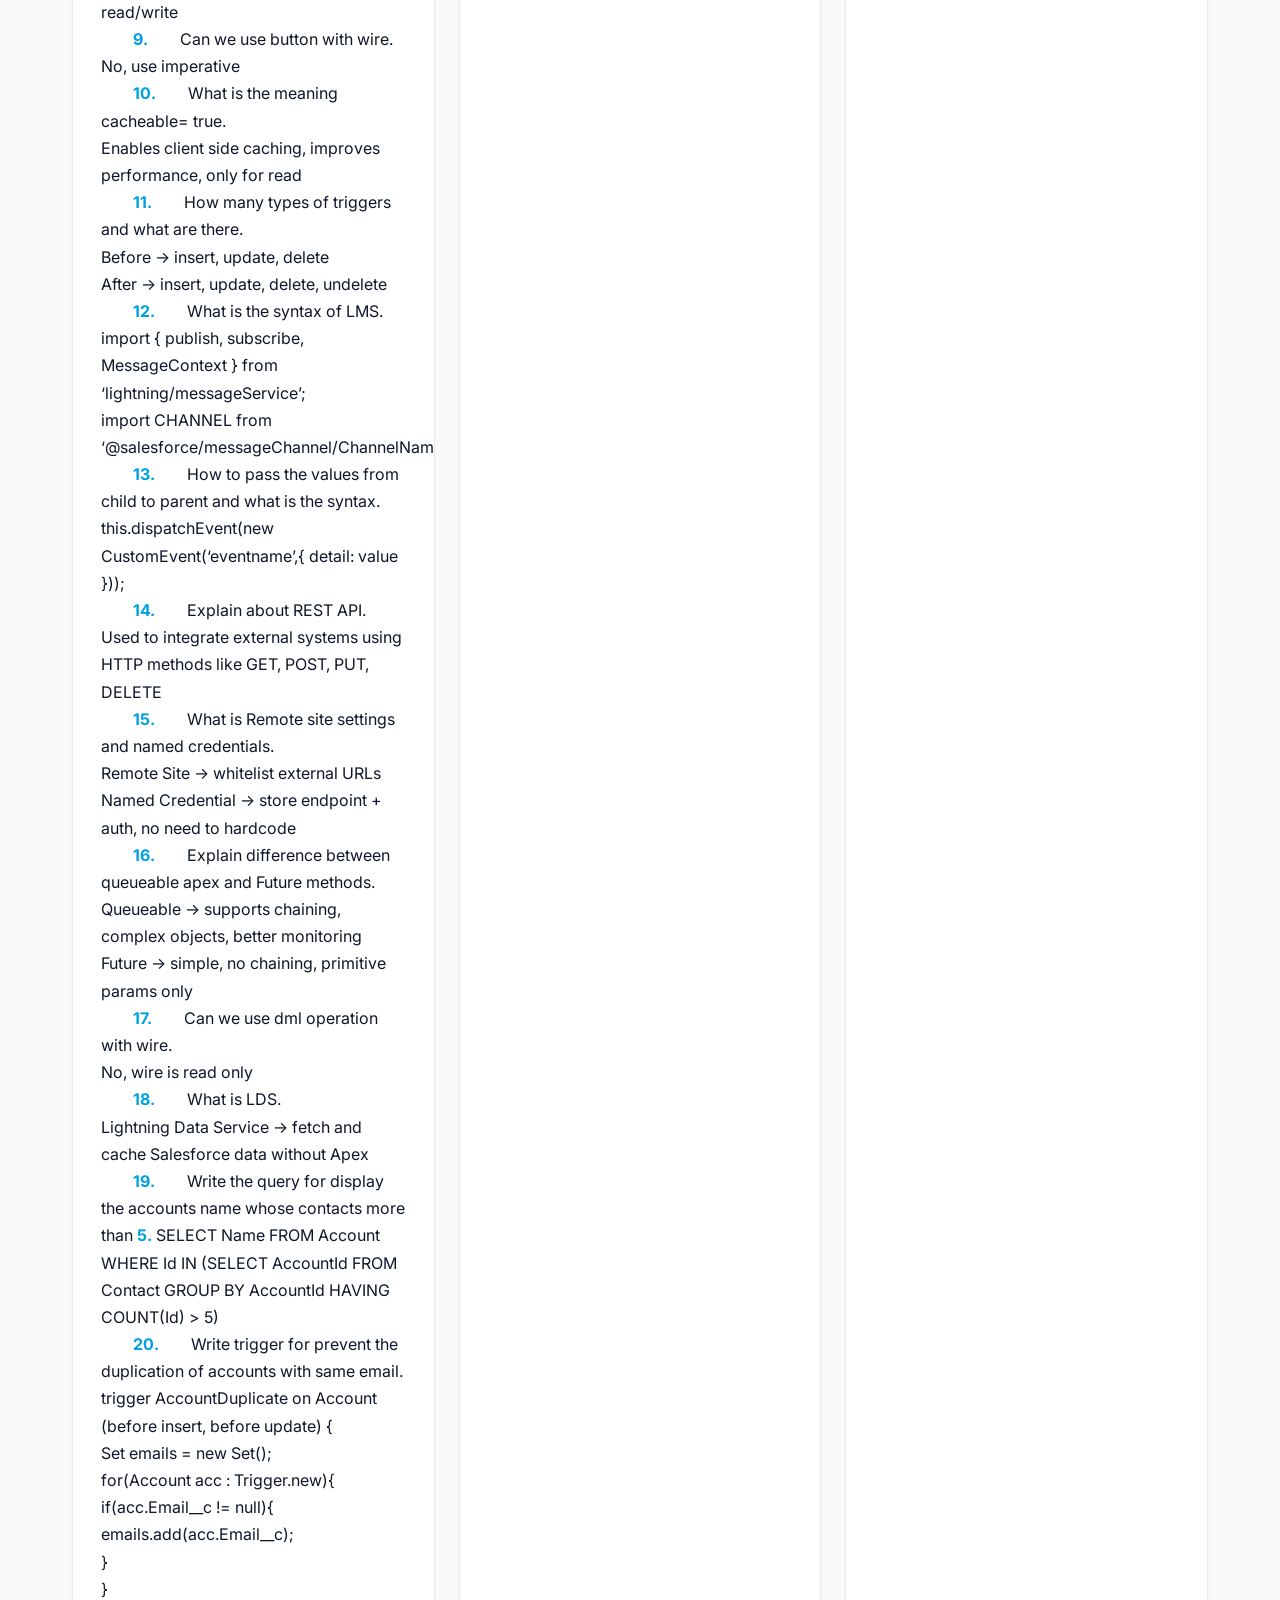
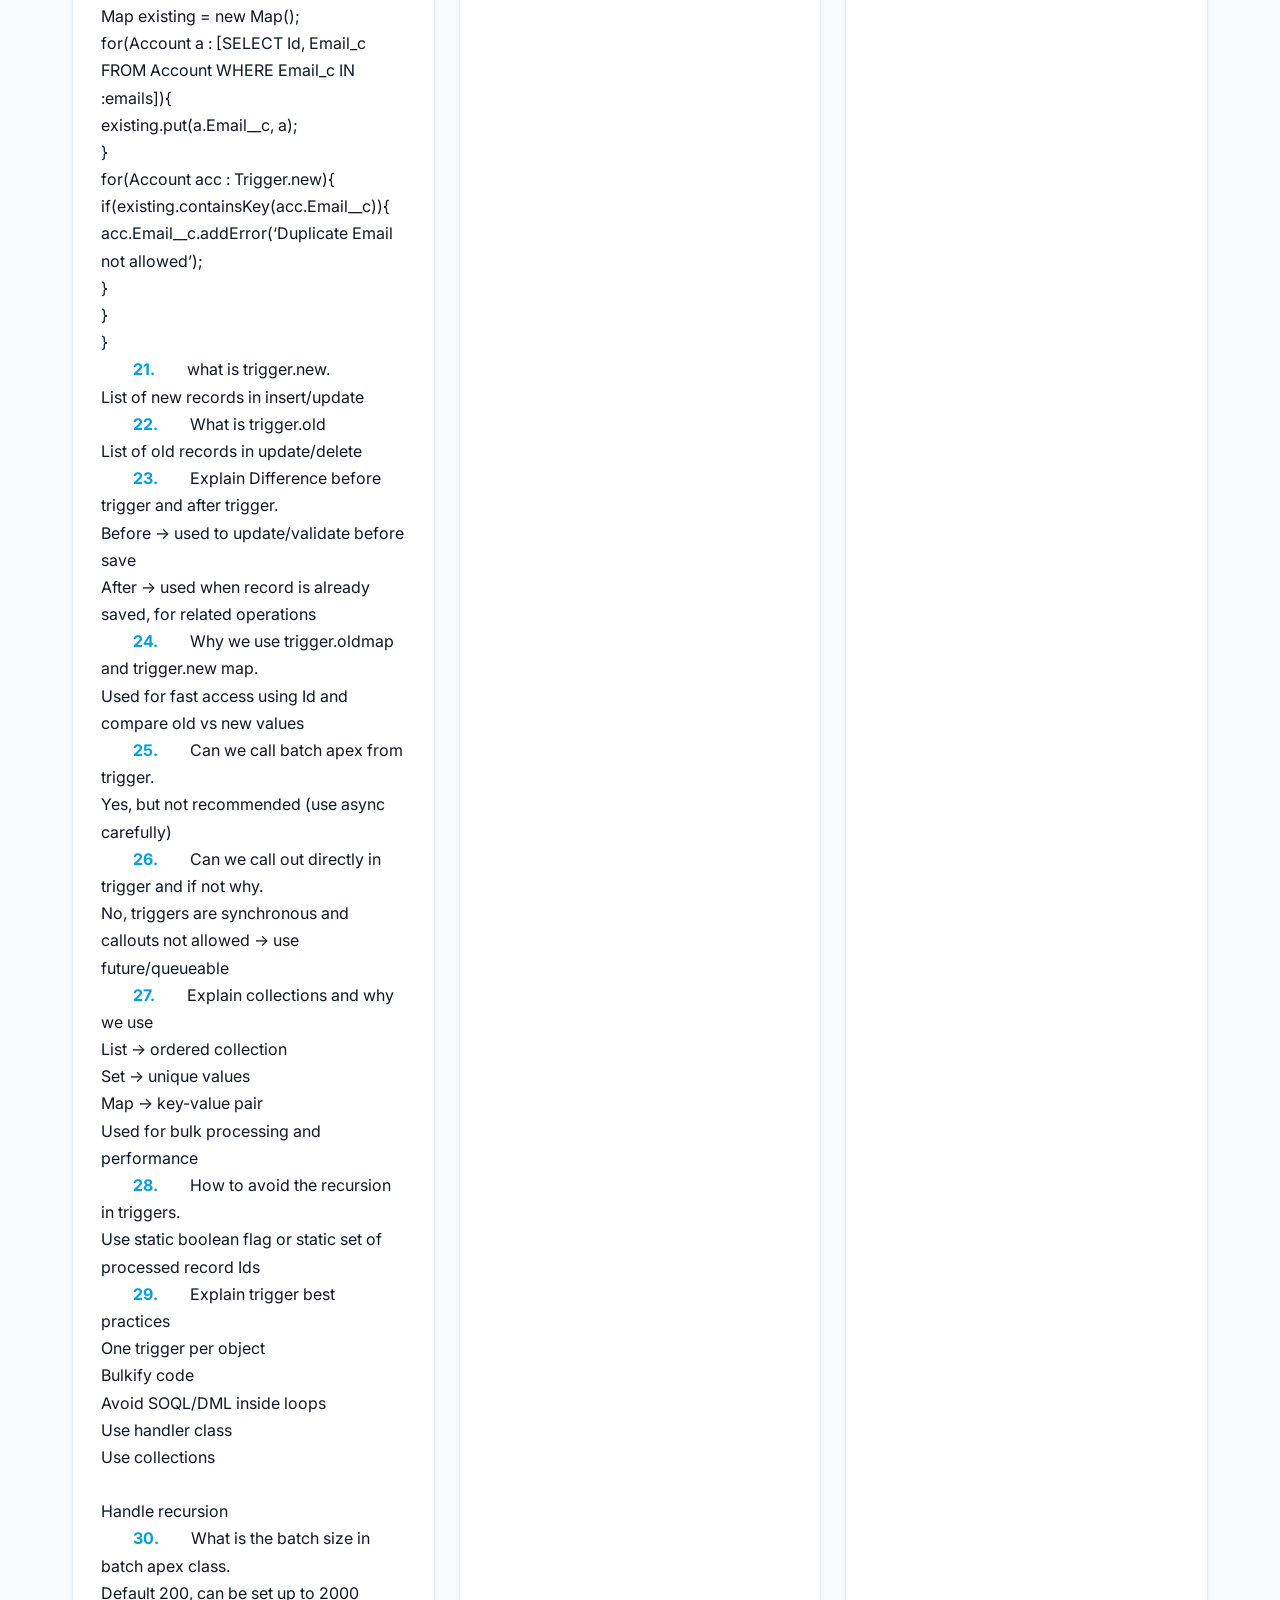
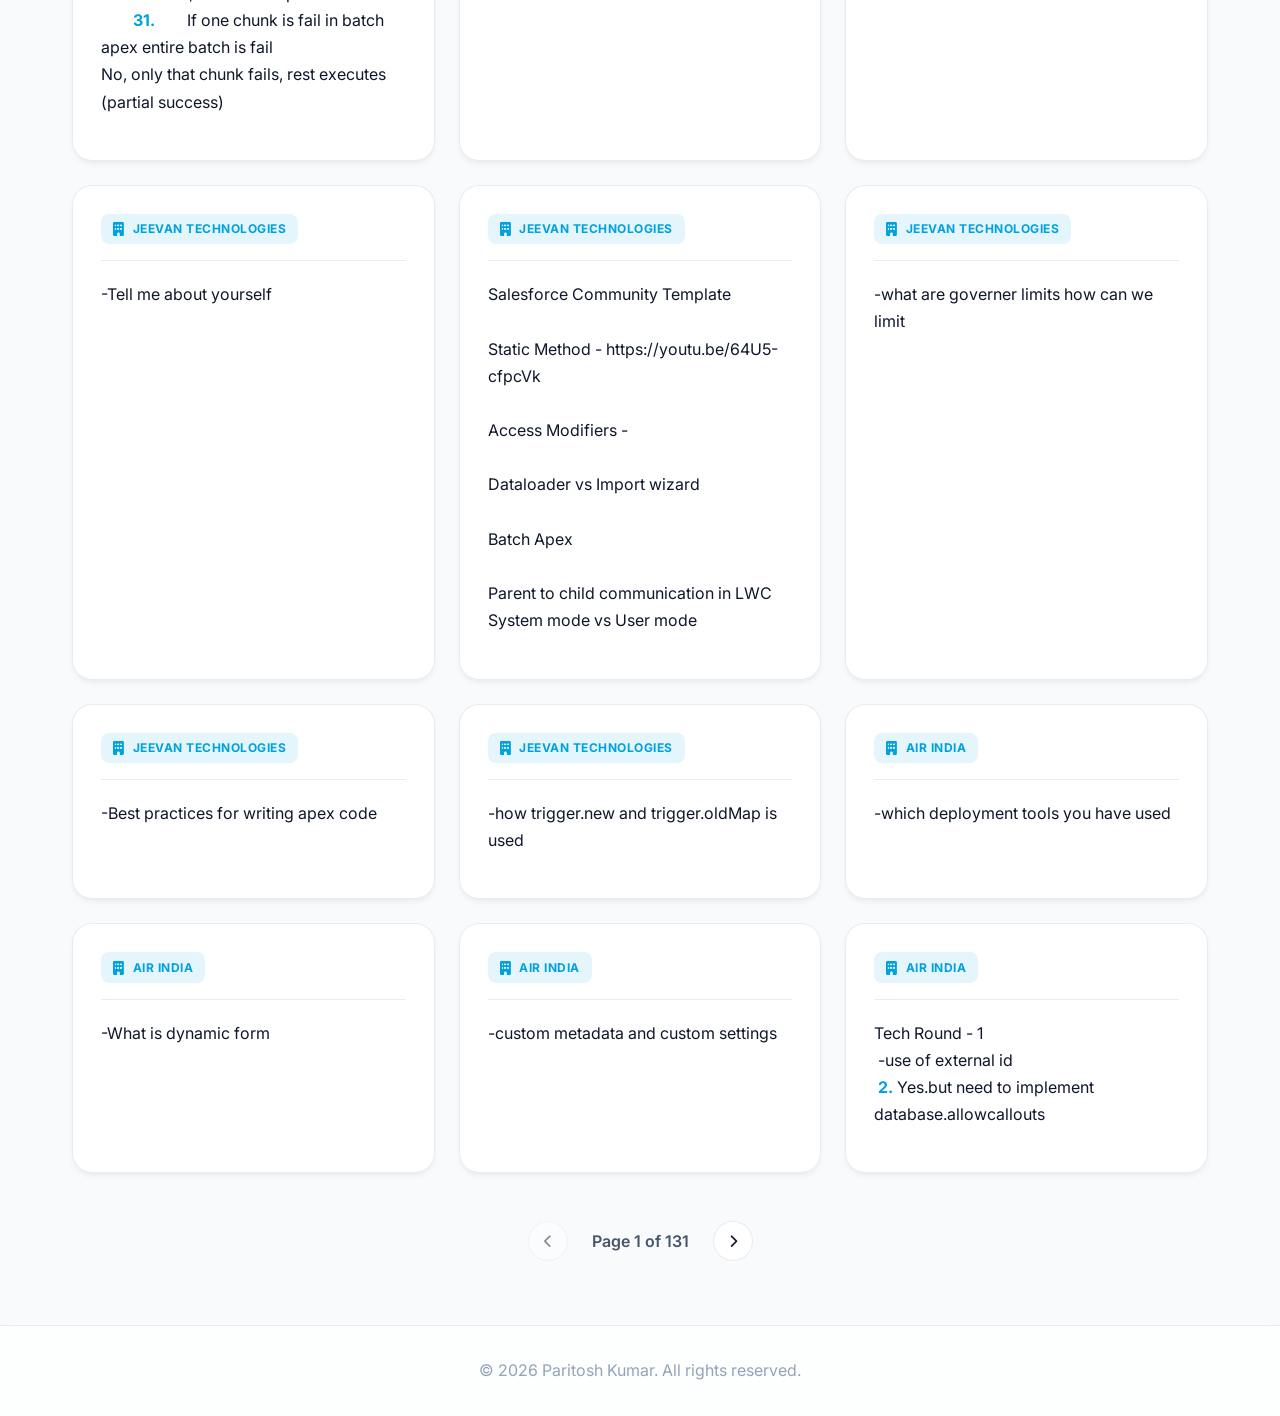
<file: interview-questions.html>
<!DOCTYPE html>
<html lang="en">
<head>
    <meta charset="UTF-8">
    <meta name="viewport" content="width=device-width, initial-scale=1.0">
    <title>Salesforce Interview Questions | Paritosh Kumar</title>
    <meta name="description" content="A comprehensive collection of Salesforce interview questions and experiences from top companies.">
    <link href="https://fonts.googleapis.com/css2?family=Inter:wght@300;400;500;600;700&display=swap" rel="stylesheet">
    <link rel="stylesheet" href="https://cdnjs.cloudflare.com/ajax/libs/font-awesome/6.4.0/css/all.min.css">
    <link rel="stylesheet" href="interview-style.css">
</head>
<body>
    <div class="background-elements">
        <div class="blob blob-1"></div>
        <div class="blob blob-2"></div>
    </div>

    <nav class="navbar">
        <div class="nav-container">
            <a href="index.html" class="back-link">
                <i class="fas fa-arrow-left"></i> Back to Portfolio
            </a>
            <div class="logo">
                <span class="logo-icon"><i class="fab fa-salesforce"></i></span>
                <span class="logo-text">SFDC Interviews</span>
            </div>
            <button id="theme-toggle" class="theme-toggle" aria-label="Toggle dark mode">
                <i class="fas fa-moon"></i>
            </button>
        </div>
    </nav>

    <header class="hero">
        <div class="hero-content">
            <div class="badge">Master Your Interview</div>
            <h1>Salesforce Interview Vault</h1>
            <p>Explore a curated list of over 1,500 real interview questions, experiences, and technical scenarios from top tech companies to help you land your dream Salesforce role.</p>
        </div>
    </header>

    <main class="container">
        <div class="controls-section glass-panel">
            <div class="search-box">
                <i class="fas fa-search"></i>
                <input type="text" id="search-input" placeholder="Search questions, topics, or keywords...">
            </div>
            <div class="filter-box">
                <i class="fas fa-building"></i>
                <select id="company-filter">
                    <option value="all">All Companies</option>
                    <!-- Options populated via JS -->
                </select>
            </div>
            <div class="stats">
                <span id="question-count">0</span> Questions found
            </div>
        </div>

        <div id="loading-state" class="loading-state">
            <div class="spinner"></div>
            <p>Loading questions...</p>
        </div>

        <div id="questions-grid" class="questions-grid">
            <!-- Question cards populated via JS -->
        </div>

        <div id="no-results" class="no-results hidden">
            <i class="fas fa-folder-open"></i>
            <h3>No questions found</h3>
            <p>Try adjusting your search terms or company filter.</p>
            <button id="reset-filters" class="btn-primary">Reset Filters</button>
        </div>

        <div class="pagination-controls hidden" id="pagination-controls">
            <button id="prev-page" class="btn-icon" disabled><i class="fas fa-chevron-left"></i></button>
            <span id="page-info">Page 1 of 10</span>
            <button id="next-page" class="btn-icon"><i class="fas fa-chevron-right"></i></button>
        </div>
    </main>

    <footer>
        <p>&copy; 2026 Paritosh Kumar. All rights reserved.</p>
    </footer>

    <script src="interview-script.js"></script>
</body>
</html>
</file>
<file: style.css>
/* style.css */
:root {
    --bg-dark: #F3F3F3; /* SLDS background */
    --bg-glass: #FFFFFF; /* SLDS card white */
    --bg-solid: #FFFFFF;
    --glass-border: #DDDBDA; /* SLDS standard border */
    --text-main: #181818; /* SLDS Primary Text */
    --text-muted: #444444; /* SLDS Secondary Text */
    --primary: #0176D3; /* SLDS Brand Blue */
    --primary-glow: rgba(1, 118, 211, 0.2);
    --accent: #014486; /* SLDS Brand Dark */
    --accent-glow: rgba(1, 68, 134, 0.2);
    --footer-bg-start: #ECEBEA;
    
    --transition: all 0.2s ease-in-out;
}

[data-theme="dark"] {
    --bg-dark: #032d60; /* SLDS Dark Mode */
    --bg-glass: #0b5cab;
    --bg-solid: #032e61;
    --glass-border: #003f7e;
    --text-main: #FFFFFF;
    --text-muted: #E5E5E5;
    --primary: #54b2f4;
    --primary-glow: rgba(84, 178, 244, 0.35);
    --accent: #8cd3f8;
    --accent-glow: rgba(140, 211, 248, 0.3);
    --footer-bg-start: #032d60;
}

* {
    margin: 0;
    padding: 0;
    box-sizing: border-box;
}

html {
    scroll-behavior: smooth;
    font-family: system-ui, -apple-system, BlinkMacSystemFont, "Segoe UI", Roboto, Helvetica, Arial, sans-serif;
    background-color: var(--bg-dark);
    color: var(--text-main);
    overflow-x: hidden;
}

body {
    position: relative;
    overflow-x: hidden;
}

h1, h2, h3, h4, h5, h6, .logo {
    font-family: 'Outfit', sans-serif;
}

a {
    text-decoration: none;
    color: inherit;
    transition: var(--transition);
}

ul {
    list-style: none;
}

/* Background Effects */
.blob {
    position: fixed;
    border-radius: 50%;
    filter: blur(120px);
    z-index: -1;
    opacity: 0.5;
    animation: float 20s infinite ease-in-out alternate;
}

.blob-1 {
    top: -10%;
    left: -10%;
    width: 600px;
    height: 600px;
    background: var(--primary-glow);
}

.blob-2 {
    bottom: -10%;
    right: -10%;
    width: 500px;
    height: 500px;
    background: var(--accent-glow);
    animation-delay: -5s;
}

@keyframes float {
    0% { transform: translate(0, 0) scale(1); }
    50% { transform: translate(10%, 10%) scale(1.1); }
    100% { transform: translate(-10%, -10%) scale(0.9); }
}

/* Layout */
.container {
    max-width: 1200px;
    margin: 0 auto;
    padding: 0 2rem;
}

/* Glassmorphism utilities */
.glass {
    background: var(--bg-glass);
    border: 1px solid var(--glass-border);
    border-radius: 4px; /* SLDS strict corners */
    box-shadow: 0 2px 2px 0 rgba(0, 0, 0, 0.1);
}

.hover-effect {
    transition: transform 0.3s ease, box-shadow 0.3s ease, border-color 0.3s ease;
}

.hover-effect:hover {
    transform: translateY(-5px);
    box-shadow: 0 10px 30px rgba(0, 0, 0, 0.3);
    border-color: rgba(255, 255, 255, 0.15);
}

/* Typography elements */
.section-title {
    font-size: 2.5rem;
    margin-bottom: 3rem;
    text-align: center;
    position: relative;
    display: inline-block;
    left: 50%;
    transform: translateX(-50%);
}

.section-title span {
    color: var(--primary);
}

.section-title::after {
    content: '';
    position: absolute;
    bottom: -10px;
    left: 50%;
    transform: translateX(-50%);
    width: 50px;
    height: 3px;
    background: linear-gradient(90deg, var(--primary), var(--accent));
    border-radius: 5px;
}

/* Buttons */
.btn {
    display: inline-flex;
    align-items: center;
    justify-content: center;
    padding: 0.8rem 1.8rem;
    border-radius: 30px;
    font-weight: 600;
    font-size: 1rem;
    cursor: pointer;
    font-family: 'Outfit', sans-serif;
}

.btn-primary {
    background: linear-gradient(135deg, var(--primary), var(--accent));
    color: white;
    box-shadow: 0 4px 15px var(--primary-glow);
}

.btn-primary:hover {
    box-shadow: 0 6px 20px var(--primary-glow);
    transform: translateY(-2px);
}

.btn-outline {
    border: 1px solid var(--primary);
    background: transparent;
    color: var(--primary);
}

.btn-outline:hover {
    background: var(--primary);
    color: white;
    border-color: var(--primary);
}

.btn-icon {
    width: 48px;
    height: 48px;
    padding: 0;
    border-radius: 4px; /* SLDS strict corners */
    background: var(--bg-solid);
    border: 1px solid var(--glass-border);
    display: flex;
    align-items: center;
    justify-content: center;
    box-shadow: 0 1px 2px rgba(0,0,0,0.05);
}

.btn-icon svg {
    width: 20px;
    height: 20px;
    fill: var(--text-main);
    transition: var(--transition);
}

.btn-icon:hover {
    background: var(--primary);
    border-color: var(--primary);
    transform: translateY(-2px);
}
.btn-icon:hover svg {
    fill: white;
}

/* Navigation */
.navbar {
    position: fixed;
    top: 0;
    left: 0;
    width: 100%;
    z-index: 1000;
    padding: 1.5rem 0;
    transition: var(--transition);
}

.navbar.scrolled {
    padding: 1rem 0;
    background: var(--bg-glass);
    backdrop-filter: blur(20px);
    border-bottom: 1px solid var(--glass-border);
    box-shadow: 0 2px 15px rgba(0,0,0,0.03);
}

.nav-content {
    display: flex;
    justify-content: space-between;
    align-items: center;
}

.logo-link {
    display: flex;
    align-items: center;
}

.logo-img {
    height: 85px;
    width: 85px;
    object-fit: cover;
    object-position: top center;
    border-radius: 50%;
    border: 2px solid var(--primary);
    box-shadow: 0 0 10px var(--primary-glow);
    transition: var(--transition);
}

.logo-link:hover .logo-img {
    transform: scale(1.1);
    box-shadow: 0 0 15px var(--accent-glow);
    border-color: var(--accent);
}

.nav-links {
    display: flex;
    gap: 2rem;
}

.nav-contact {
    display: flex;
    align-items: center;
    gap: 1rem;
}

.theme-toggle {
    background: transparent;
    border: none;
    color: var(--text-main);
    cursor: pointer;
    display: flex;
    align-items: center;
    justify-content: center;
    padding: 0.5rem;
    border-radius: 50%;
    transition: var(--transition);
}

.theme-toggle:hover {
    background: rgba(128, 128, 128, 0.1);
}

.theme-toggle svg {
    width: 20px;
    height: 20px;
}

.theme-toggle .moon-icon {
    display: block;
}

.theme-toggle .sun-icon {
    display: none;
}

[data-theme="dark"] .theme-toggle .moon-icon {
    display: none;
}

[data-theme="dark"] .theme-toggle .sun-icon {
    display: block;
}

.nav-links a {
    font-weight: 500;
    font-size: 0.95rem;
    color: var(--text-muted);
}

.nav-links a:hover,
.nav-links a.active {
    color: var(--text-main);
    text-shadow: 0 0 8px rgba(255, 255, 255, 0.3);
}

/* Hero Section */
.hero {
    min-height: 100vh;
    display: flex;
    align-items: center;
    padding-top: 80px; /* Offset for navbar */
    gap: 4rem;
}

.hero-content {
    flex: 1;
}

.greeting {
    font-size: 1.2rem;
    color: var(--accent);
    font-weight: 500;
    display: block;
    margin-bottom: 1rem;
    letter-spacing: 2px;
    text-transform: uppercase;
}

.title {
    font-size: 4.5rem;
    line-height: 1.1;
    margin-bottom: 0.5rem;
}

.subtitle {
    font-size: 2.5rem;
    color: var(--text-muted);
    font-weight: 400;
    margin-bottom: 1.5rem;
}

.subtitle span {
    color: transparent;
    -webkit-text-stroke: 1px var(--primary);
}

.description {
    font-size: 1.1rem;
    line-height: 1.7;
    color: var(--text-muted);
    margin-bottom: 2.5rem;
    max-width: 540px;
}

.hero-actions {
    display: flex;
    gap: 1.5rem;
    align-items: center;
}

.hero-visual {
    flex: 1;
    display: flex;
    justify-content: center;
    align-items: center;
}

.hero-card {
    padding: 3rem;
    display: flex;
    flex-direction: column;
    gap: 2rem;
    transform: rotate(3deg);
    transition: var(--transition);
}

.hero-card:hover {
    transform: rotate(0deg) scale(1.05);
}

.card-item {
    text-align: center;
}

.stat {
    display: block;
    font-size: 3.5rem;
    font-weight: 800;
    font-family: 'Outfit', sans-serif;
    background: linear-gradient(135deg, var(--primary), var(--accent));
    -webkit-background-clip: text;
    -webkit-text-fill-color: transparent;
}

.label {
    font-size: 1rem;
    color: var(--text-muted);
    text-transform: uppercase;
    letter-spacing: 1px;
}

/* Sections Common */
section {
    padding: 6rem 0;
}

/* About Section */
.about-grid {
    display: grid;
    grid-template-columns: 1.2fr 1fr;
    gap: 2rem;
}

.about-text {
    padding: 2.5rem;
}

.about-text h3 {
    font-size: 1.8rem;
    margin-bottom: 1.5rem;
    color: var(--text-main);
}

.about-text p {
    color: var(--text-muted);
    line-height: 1.8;
    font-size: 1.05rem;
}

.about-text strong {
    color: var(--text-main);
}

.certifications {
    padding: 2.5rem;
}

.certifications h3 {
    font-size: 1.5rem;
    margin-bottom: 1.5rem;
}

.cert-list {
    display: flex;
    flex-direction: column;
    gap: 1.2rem;
}

.cert-list li {
    display: flex;
    align-items: center;
    gap: 1rem;
    color: var(--text-muted);
}

.cert-icon {
    width: 12px;
    height: 12px;
    border-radius: 50%;
    background: var(--primary);
    box-shadow: 0 0 10px var(--primary-glow);
}

.cert-download {
    margin-left: auto;
    display: inline-flex;
    align-items: center;
    justify-content: center;
    color: var(--primary);
    background: rgba(1, 118, 211, 0.1);
    padding: 0.4rem;
    border-radius: 4px;
    transition: var(--transition);
}

.cert-download:hover {
    background: var(--primary);
    color: white;
    transform: translateY(-2px);
    box-shadow: 0 4px 10px var(--primary-glow);
}

[data-theme="dark"] .cert-download {
    background: rgba(255, 255, 255, 0.1);
    color: var(--text-main);
}

[data-theme="dark"] .cert-download:hover {
    background: var(--primary);
    color: white;
}

/* Skills Section */
.skills-container {
    padding: 3rem;
    display: grid;
    grid-template-columns: repeat(2, 1fr);
    gap: 2.5rem;
}

@media (max-width: 768px) {
    .skills-container {
        grid-template-columns: 1fr;
    }
}

.skill-category {
    text-align: left;
}

.skill-category .header-row {
    display: flex;
    align-items: center;
    gap: 1rem;
    margin-bottom: 1.2rem;
}

.skill-icon {
    width: 32px;
    height: 32px;
    display: flex;
    align-items: center;
    justify-content: center;
    background: rgba(1, 118, 211, 0.1);
    border-radius: 4px;
    color: var(--primary);
}

.skill-category h3 {
    font-size: 1.3rem;
    color: var(--text-main);
    margin-bottom: 0;
}

.skill-tags {
    display: flex;
    flex-wrap: wrap;
    gap: 0.5rem;
}

.skill-tags span {
    font-size: 0.85rem;
    padding: 0.25rem 0.75rem;
    background: #F3F3F3; /* SLDS Pill */
    border: 1px solid var(--glass-border);
    border-radius: 15px; /* Pill shape */
    color: var(--text-main);
    transition: var(--transition);
}

[data-theme="dark"] .skill-tags span {
    background: rgba(255, 255, 255, 0.1);
    color: var(--text-main);
}

.skill-tags span:hover {
    background: var(--primary);
    color: white;
    border-color: var(--primary);
    transform: none;
    box-shadow: none;
}

/* Experience Section */
.timeline {
    position: relative;
    max-width: 800px;
    margin: 0 auto;
}

.timeline::before {
    content: '';
    position: absolute;
    top: 0;
    left: 20px;
    height: 100%;
    width: 2px;
    background: var(--glass-border);
}

.timeline-item {
    position: relative;
    padding: 2rem;
    margin-left: 50px;
    margin-bottom: 2rem;
}

.timeline-badge {
    position: absolute;
    top: 30px;
    left: -40px;
    width: 20px;
    height: 20px;
    border-radius: 50%;
    background: var(--bg-solid);
    border: 3px solid var(--primary);
    z-index: 1;
}

.timeline-date {
    display: inline-block;
    padding: 0.3rem 0.8rem;
    background: rgba(0, 161, 224, 0.1);
    color: var(--primary);
    border-radius: 20px;
    font-size: 0.85rem;
    font-weight: 600;
    margin-bottom: 1rem;
}

.role {
    font-size: 1.5rem;
    margin-bottom: 0.3rem;
}

.company {
    color: var(--text-muted);
    font-weight: 400;
    margin-bottom: 1rem;
}

.timeline-item p {
    color: var(--text-muted);
    line-height: 1.6;
    margin-bottom: 0.8rem;
}

/* Projects Section */
.projects-grid {
    display: grid;
    grid-template-columns: 1fr;
    max-width: 900px;
    margin: 0 auto;
    gap: 2.5rem;
}

.project-card {
    display: flex;
    flex-direction: column;
    padding: 2rem;
    height: 100%;
}

.project-header h3 {
    font-size: 1.4rem;
    margin-bottom: 1rem;
    line-height: 1.4;
}

.project-body {
    flex-grow: 1;
}

.project-body p {
    color: var(--text-muted);
    line-height: 1.6;
    font-size: 0.95rem;
    margin-bottom: 1.5rem;
}

.project-bullets {
    list-style: none;
    margin-bottom: 1.5rem;
    display: flex;
    flex-direction: column;
    gap: 0.8rem;
}

.project-bullets li {
    position: relative;
    padding-left: 1.5rem;
    color: var(--text-muted);
    font-size: 0.92rem;
    line-height: 1.5;
}

.project-bullets li::before {
    content: '➔';
    position: absolute;
    left: 0;
    top: 2px;
    color: var(--primary);
    font-size: 0.85rem;
}

.project-bullets strong {
    color: var(--text-main);
    font-weight: 600;
}

.project-tags {
    display: flex;
    flex-wrap: wrap;
    gap: 0.8rem;
}

.project-tags span {
    font-size: 0.8rem;
    padding: 0.4rem 0.8rem;
    background: rgba(0, 112, 210, 0.05);
    border: 1px solid rgba(0, 112, 210, 0.2);
    border-radius: 6px;
    color: var(--primary);
}

/* Education */
.edu-card {
    max-width: 700px;
    margin: 0 auto;
    padding: 2.5rem;
    text-align: center;
}

.edu-header {
    display: flex;
    justify-content: center;
    align-items: center;
    flex-direction: column;
    gap: 0.5rem;
    margin-bottom: 1rem;
}

.edu-date {
    color: var(--primary);
    font-weight: 600;
    font-size: 0.9rem;
    background: rgba(0, 161, 224, 0.1);
    padding: 0.2rem 0.8rem;
    border-radius: 20px;
}

.edu-card h4 {
    font-size: 1.2rem;
    color: var(--text-main);
    margin-bottom: 0.5rem;
}

.edu-card p {
    color: var(--text-muted);
}

/* Gallery Section */
.gallery-grid {
    display: grid;
    grid-template-columns: repeat(auto-fit, minmax(280px, 1fr));
    gap: 1.8rem;
}

.gallery-item {
    overflow: hidden;
    aspect-ratio: 4 / 3;
    display: flex;
    justify-content: center;
    align-items: center;
}

.gallery-item img {
    width: 100%;
    height: 100%;
    object-fit: cover;
    transition: var(--transition);
}

.gallery-item:hover img {
    transform: scale(1.08);
}

/* Footer */
.footer {
    padding-top: 5rem;
    background: linear-gradient(to top, var(--footer-bg-start), transparent);
}

.footer-content {
    display: grid;
    grid-template-columns: 1fr 1fr;
    gap: 3rem;
    margin-bottom: 4rem;
    align-items: center;
}

.footer-info h2 {
    font-size: 2.5rem;
    margin-bottom: 1rem;
}

.footer-info p {
    color: var(--text-muted);
    font-size: 1.1rem;
}

.contact-details {
    padding: 2.5rem;
    display: flex;
    flex-direction: column;
    gap: 1.5rem;
}

.contact-item {
    display: flex;
    flex-direction: column;
    gap: 0.3rem;
}

.contact-label {
    text-transform: uppercase;
    font-size: 0.8rem;
    letter-spacing: 1px;
    color: var(--text-muted);
}

.contact-value {
    font-size: 1.2rem;
    font-weight: 600;
    color: var(--text-main);
}

.contact-value:hover {
    color: var(--primary);
}

.footer-bottom {
    text-align: center;
    padding: 2rem;
    border-top: 1px solid var(--glass-border);
    color: var(--text-muted);
    font-size: 0.9rem;
}

/* Animations */
.reveal {
    opacity: 0;
    transform: translateY(30px);
    transition: all 0.8s cubic-bezier(0.5, 0, 0, 1);
}

.reveal.active {
    opacity: 1;
    transform: translateY(0);
}

/* Responsive */
@media (max-width: 992px) {
    .hero {
        flex-direction: column;
        text-align: center;
        padding-top: 120px;
    }
    
    .hero-actions {
        justify-content: center;
    }

    .description {
        margin: 0 auto 2.5rem;
    }

    .about-grid, .footer-content {
        grid-template-columns: 1fr;
    }

    .section-title {
        font-size: 2rem;
    }
    
    .title {
        font-size: 3.5rem;
    }
}

/* Mobile Navigation & Hamburger */
.menu-toggle {
    display: none;
    flex-direction: column;
    cursor: pointer;
    gap: 5px;
    z-index: 1001;
}

.bar {
    width: 25px;
    height: 3px;
    background-color: var(--text-main);
    border-radius: 3px;
    transition: var(--transition);
}

/* Typing Cursor */
.cursor {
    display: inline-block;
    width: 3px;
    background-color: var(--primary);
    animation: blink 1s step-end infinite;
    margin-left: 2px;
}

@keyframes blink {
    0%, 100% { opacity: 1; }
    50% { opacity: 0; }
}

/* Back to Top Button */
.back-to-top {
    position: fixed;
    bottom: 30px;
    right: 30px;
    width: 50px;
    height: 50px;
    background: var(--bg-glass);
    border: 1px solid var(--glass-border);
    border-radius: 50%;
    display: flex;
    justify-content: center;
    align-items: center;
    cursor: pointer;
    opacity: 0;
    visibility: hidden;
    transform: translateY(20px);
    transition: var(--transition);
    z-index: 999;
    color: var(--text-main);
    backdrop-filter: blur(12px);
}

.back-to-top.visible {
    opacity: 1;
    visibility: visible;
    transform: translateY(0);
}

.back-to-top:hover {
    background: var(--primary);
    border-color: var(--primary);
    transform: translateY(-5px);
    box-shadow: 0 5px 15px var(--primary-glow);
}

.back-to-top svg {
    width: 24px;
    height: 24px;
}

@media (max-width: 768px) {
    .menu-toggle {
        display: flex;
    }

    .nav-links {
        position: fixed;
        top: 0;
        right: -100%;
        height: 100vh;
        width: 70%;
        max-width: 300px;
        flex-direction: column;
        justify-content: center;
        align-items: center;
        background: var(--bg-glass);
        backdrop-filter: blur(20px);
        border-left: 1px solid var(--glass-border);
        box-shadow: -10px 0 30px rgba(0, 0, 0, 0.5);
        transition: right 0.4s ease;
        z-index: 1000;
        gap: 2rem;
    }

    .nav-links.active {
        right: 0;
    }

    /* Hamburger Animation */
    .menu-toggle.is-active .bar:nth-child(1) {
        transform: translateY(8px) rotate(45deg);
    }
    .menu-toggle.is-active .bar:nth-child(2) {
        opacity: 0;
    }
    .menu-toggle.is-active .bar:nth-child(3) {
        transform: translateY(-8px) rotate(-45deg);
    }

    .title {
        font-size: 2.8rem;
    }

    .subtitle {
        font-size: 1.8rem;
    }

    .hero-card {
        padding: 2rem;
        transform: none;
    }

    .timeline::before {
        left: 0;
    }

    .timeline-badge {
        left: -20px;
    }

    .timeline-item {
        margin-left: 30px;
        padding: 1.5rem;
    }
}
</file>
<file: salesforce-interview-vault/style.css>
:root {
    /* Light Theme Tokens */
    --primary: #00a1e0; /* Salesforce Blue */
    --primary-dark: #007bb5;
    --primary-light: rgba(0, 161, 224, 0.1);
    
    --bg-base: #f8fafc;
    --bg-panel: rgba(255, 255, 255, 0.7);
    --bg-card: rgba(255, 255, 255, 0.9);
    
    --text-primary: #0f172a;
    --text-secondary: #475569;
    --text-muted: #94a3b8;
    
    --border-color: rgba(226, 232, 240, 0.8);
    --border-highlight: rgba(0, 161, 224, 0.3);
    
    --shadow-sm: 0 4px 6px -1px rgba(0, 0, 0, 0.05), 0 2px 4px -1px rgba(0, 0, 0, 0.03);
    --shadow-md: 0 10px 15px -3px rgba(0, 0, 0, 0.08), 0 4px 6px -2px rgba(0, 0, 0, 0.04);
    --shadow-lg: 0 20px 25px -5px rgba(0, 0, 0, 0.1), 0 10px 10px -5px rgba(0, 0, 0, 0.04);
    
    --glass-blur: blur(12px);
    
    --blob-1: #00a1e0;
    --blob-2: #8b5cf6;
}

[data-theme="dark"] {
    /* Dark Theme Tokens */
    --primary: #38bdf8;
    --primary-dark: #0284c7;
    --primary-light: rgba(56, 189, 248, 0.15);
    
    --bg-base: #0f172a;
    --bg-panel: rgba(30, 41, 59, 0.7);
    --bg-card: rgba(30, 41, 59, 0.85);
    
    --text-primary: #f8fafc;
    --text-secondary: #cbd5e1;
    --text-muted: #64748b;
    
    --border-color: rgba(51, 65, 85, 0.8);
    --border-highlight: rgba(56, 189, 248, 0.3);
    
    --blob-1: #0ea5e9;
    --blob-2: #6366f1;
}

* {
    margin: 0;
    padding: 0;
    box-sizing: border-box;
}

body {
    font-family: 'Inter', -apple-system, BlinkMacSystemFont, sans-serif;
    background-color: var(--bg-base);
    color: var(--text-primary);
    line-height: 1.6;
    transition: background-color 0.4s ease, color 0.4s ease;
    overflow-x: hidden;
    min-height: 100vh;
    display: flex;
    flex-direction: column;
}

/* Background Animated Blobs */
.background-elements {
    position: fixed;
    top: 0;
    left: 0;
    width: 100vw;
    height: 100vh;
    z-index: -1;
    overflow: hidden;
    pointer-events: none;
}

.blob {
    position: absolute;
    border-radius: 50%;
    filter: blur(80px);
    opacity: 0.4;
    animation: float 20s infinite alternate ease-in-out;
}

.blob-1 {
    top: -10%;
    left: -10%;
    width: 50vw;
    height: 50vw;
    background: radial-gradient(circle, var(--blob-1) 0%, transparent 70%);
    animation-delay: 0s;
}

.blob-2 {
    bottom: -20%;
    right: -10%;
    width: 60vw;
    height: 60vw;
    background: radial-gradient(circle, var(--blob-2) 0%, transparent 70%);
    animation-delay: -5s;
}

@keyframes float {
    0% { transform: translate(0, 0) scale(1); }
    33% { transform: translate(5%, 10%) scale(1.1); }
    66% { transform: translate(-5%, 5%) scale(0.9); }
    100% { transform: translate(10%, -5%) scale(1); }
}

/* Navbar */
.navbar {
    position: sticky;
    top: 0;
    width: 100%;
    z-index: 100;
    background: var(--bg-panel);
    backdrop-filter: var(--glass-blur);
    -webkit-backdrop-filter: var(--glass-blur);
    border-bottom: 1px solid var(--border-color);
    padding: 1rem 0;
    transition: background-color 0.3s, border-color 0.3s;
}

.nav-container {
    max-width: 1200px;
    margin: 0 auto;
    padding: 0 2rem;
    display: flex;
    justify-content: space-between;
    align-items: center;
}

.back-link {
    color: var(--text-secondary);
    text-decoration: none;
    font-weight: 500;
    display: flex;
    align-items: center;
    gap: 0.5rem;
    transition: color 0.2s, transform 0.2s;
}

.back-link:hover {
    color: var(--primary);
    transform: translateX(-4px);
}

.logo {
    display: flex;
    align-items: center;
    gap: 0.75rem;
    font-size: 1.5rem;
    font-weight: 700;
    letter-spacing: -0.5px;
}

.logo-icon {
    color: var(--primary);
    font-size: 1.75rem;
}

.theme-toggle {
    background: none;
    border: none;
    color: var(--text-secondary);
    font-size: 1.25rem;
    cursor: pointer;
    padding: 0.5rem;
    border-radius: 50%;
    transition: color 0.2s, background-color 0.2s, transform 0.3s;
}

.theme-toggle:hover {
    color: var(--primary);
    background-color: var(--primary-light);
    transform: rotate(15deg);
}

/* Hero Section */
.hero {
    max-width: 800px;
    margin: 4rem auto 3rem;
    text-align: center;
    padding: 0 2rem;
}

.badge {
    display: inline-block;
    padding: 0.5rem 1rem;
    background: var(--primary-light);
    color: var(--primary);
    border-radius: 2rem;
    font-size: 0.875rem;
    font-weight: 600;
    letter-spacing: 0.5px;
    margin-bottom: 1.5rem;
    border: 1px solid var(--border-highlight);
}

.hero h1 {
    font-size: 3.5rem;
    font-weight: 800;
    line-height: 1.1;
    margin-bottom: 1.5rem;
    background: linear-gradient(135deg, var(--text-primary) 0%, var(--primary) 100%);
    -webkit-background-clip: text;
    -webkit-text-fill-color: transparent;
    letter-spacing: -1px;
}

.hero p {
    font-size: 1.125rem;
    color: var(--text-secondary);
    max-width: 600px;
    margin: 0 auto;
}

/* Main Container */
.container {
    max-width: 1200px;
    margin: 0 auto;
    padding: 0 2rem 4rem;
    flex-grow: 1;
}

/* Controls Section (Glassmorphism) */
.glass-panel {
    background: var(--bg-panel);
    backdrop-filter: var(--glass-blur);
    -webkit-backdrop-filter: var(--glass-blur);
    border: 1px solid var(--border-color);
    border-radius: 1.5rem;
    padding: 1.5rem;
    box-shadow: var(--shadow-md);
    margin-bottom: 3rem;
}

.controls-section {
    display: flex;
    flex-wrap: wrap;
    gap: 1.5rem;
    align-items: center;
}

.search-box, .filter-box {
    position: relative;
    flex: 1;
    min-width: 250px;
}

.search-box i, .filter-box i {
    position: absolute;
    left: 1.25rem;
    top: 50%;
    transform: translateY(-50%);
    color: var(--text-muted);
    transition: color 0.3s;
}

.search-box input, .filter-box select {
    width: 100%;
    padding: 1rem 1rem 1rem 3rem;
    background: var(--bg-card);
    border: 1px solid var(--border-color);
    border-radius: 1rem;
    color: var(--text-primary);
    font-family: inherit;
    font-size: 1rem;
    outline: none;
    transition: all 0.3s ease;
    appearance: none;
}

.filter-box::after {
    content: '\f107';
    font-family: 'Font Awesome 6 Free';
    font-weight: 900;
    position: absolute;
    right: 1.25rem;
    top: 50%;
    transform: translateY(-50%);
    color: var(--text-muted);
    pointer-events: none;
}

.search-box input:focus, .filter-box select:focus {
    border-color: var(--primary);
    box-shadow: 0 0 0 3px var(--primary-light);
}

.search-box input:focus + i, .filter-box select:focus + i {
    color: var(--primary);
}

.stats {
    font-weight: 500;
    color: var(--text-secondary);
    padding: 0.5rem 1rem;
    background: var(--bg-card);
    border-radius: 1rem;
    border: 1px solid var(--border-color);
    white-space: nowrap;
}

#question-count {
    color: var(--primary);
    font-weight: 700;
}

/* Loading State */
.loading-state {
    text-align: center;
    padding: 4rem 0;
    color: var(--text-secondary);
}

.spinner {
    width: 40px;
    height: 40px;
    margin: 0 auto 1.5rem;
    border: 3px solid var(--primary-light);
    border-top-color: var(--primary);
    border-radius: 50%;
    animation: spin 1s linear infinite;
}

@keyframes spin {
    to { transform: rotate(360deg); }
}

/* Questions Grid */
.questions-grid {
    display: grid;
    grid-template-columns: repeat(auto-fill, minmax(350px, 1fr));
    gap: 1.5rem;
    margin-bottom: 3rem;
}

/* Question Cards */
.question-card {
    background: var(--bg-card);
    border: 1px solid var(--border-color);
    border-radius: 1.25rem;
    padding: 1.75rem;
    box-shadow: var(--shadow-sm);
    transition: all 0.3s cubic-bezier(0.25, 0.8, 0.25, 1);
    display: flex;
    flex-direction: column;
    position: relative;
    overflow: hidden;
    backdrop-filter: blur(5px);
    -webkit-backdrop-filter: blur(5px);
}

.question-card::before {
    content: '';
    position: absolute;
    top: 0;
    left: 0;
    width: 4px;
    height: 100%;
    background: var(--primary);
    transform: scaleY(0);
    transform-origin: top;
    transition: transform 0.3s ease;
}

.question-card:hover {
    transform: translateY(-5px);
    box-shadow: var(--shadow-lg);
    border-color: var(--border-highlight);
}

.question-card:hover::before {
    transform: scaleY(1);
}

.card-header {
    display: flex;
    justify-content: space-between;
    align-items: center;
    margin-bottom: 1.25rem;
    padding-bottom: 1rem;
    border-bottom: 1px solid var(--border-color);
}

.company-tag {
    display: inline-flex;
    align-items: center;
    gap: 0.5rem;
    padding: 0.35rem 0.75rem;
    background: var(--primary-light);
    color: var(--primary);
    border-radius: 0.5rem;
    font-size: 0.75rem;
    font-weight: 700;
    text-transform: uppercase;
    letter-spacing: 0.5px;
}

.company-tag i {
    font-size: 0.875rem;
}

.card-content {
    flex-grow: 1;
}

.card-text {
    color: var(--text-primary);
    font-size: 1rem;
    white-space: pre-wrap;
    line-height: 1.7;
    margin-bottom: 1rem;
    /* Basic formatting for Q&A look */
}

.card-text strong {
    color: var(--primary);
}

/* Bullet points styling inside content */
.card-text ul {
    margin-left: 1.5rem;
    margin-bottom: 1rem;
}

.card-text li {
    margin-bottom: 0.5rem;
}

/* Highlighted match */
.highlight {
    background-color: var(--primary-light);
    color: var(--primary);
    font-weight: 600;
    padding: 0 0.2rem;
    border-radius: 0.2rem;
}

/* No Results */
.no-results {
    text-align: center;
    padding: 5rem 0;
    background: var(--bg-card);
    border-radius: 1.5rem;
    border: 1px dashed var(--border-color);
}

.no-results i {
    font-size: 4rem;
    color: var(--text-muted);
    margin-bottom: 1.5rem;
}

.no-results h3 {
    font-size: 1.5rem;
    margin-bottom: 0.5rem;
    color: var(--text-primary);
}

.no-results p {
    color: var(--text-secondary);
    margin-bottom: 2rem;
}

.btn-primary {
    background: var(--primary);
    color: white;
    border: none;
    padding: 0.75rem 1.5rem;
    border-radius: 0.75rem;
    font-size: 1rem;
    font-weight: 600;
    cursor: pointer;
    transition: background 0.3s, transform 0.2s;
}

.btn-primary:hover {
    background: var(--primary-dark);
    transform: translateY(-2px);
}

/* Pagination */
.pagination-controls {
    display: flex;
    justify-content: center;
    align-items: center;
    gap: 1.5rem;
    margin-top: 2rem;
}

.btn-icon {
    background: var(--bg-card);
    color: var(--text-primary);
    border: 1px solid var(--border-color);
    width: 40px;
    height: 40px;
    border-radius: 50%;
    display: flex;
    justify-content: center;
    align-items: center;
    cursor: pointer;
    transition: all 0.2s;
}

.btn-icon:not(:disabled):hover {
    background: var(--primary);
    color: white;
    border-color: var(--primary);
}

.btn-icon:disabled {
    opacity: 0.5;
    cursor: not-allowed;
}

#page-info {
    font-weight: 600;
    color: var(--text-secondary);
}

.hidden {
    display: none !important;
}

/* Footer */
footer {
    text-align: center;
    padding: 2rem;
    color: var(--text-muted);
    border-top: 1px solid var(--border-color);
    background: var(--bg-panel);
    backdrop-filter: var(--glass-blur);
    -webkit-backdrop-filter: var(--glass-blur);
    margin-top: auto;
}

/* Scrollbar Styling */
::-webkit-scrollbar {
    width: 8px;
}

::-webkit-scrollbar-track {
    background: var(--bg-base);
}

::-webkit-scrollbar-thumb {
    background: var(--border-color);
    border-radius: 10px;
}

::-webkit-scrollbar-thumb:hover {
    background: var(--text-muted);
}

/* Responsive */
@media (max-width: 768px) {
    .hero h1 {
        font-size: 2.5rem;
    }
    
    .controls-section {
        flex-direction: column;
        align-items: stretch;
    }
    
    .stats {
        text-align: center;
    }
    
    .questions-grid {
        grid-template-columns: 1fr;
    }
}
</file>
<file: interview-style.css>
:root {
    /* Light Theme Tokens */
    --primary: #00a1e0; /* Salesforce Blue */
    --primary-dark: #007bb5;
    --primary-light: rgba(0, 161, 224, 0.1);
    
    --bg-base: #f8fafc;
    --bg-panel: rgba(255, 255, 255, 0.7);
    --bg-card: rgba(255, 255, 255, 0.9);
    
    --text-primary: #0f172a;
    --text-secondary: #475569;
    --text-muted: #94a3b8;
    
    --border-color: rgba(226, 232, 240, 0.8);
    --border-highlight: rgba(0, 161, 224, 0.3);
    
    --shadow-sm: 0 4px 6px -1px rgba(0, 0, 0, 0.05), 0 2px 4px -1px rgba(0, 0, 0, 0.03);
    --shadow-md: 0 10px 15px -3px rgba(0, 0, 0, 0.08), 0 4px 6px -2px rgba(0, 0, 0, 0.04);
    --shadow-lg: 0 20px 25px -5px rgba(0, 0, 0, 0.1), 0 10px 10px -5px rgba(0, 0, 0, 0.04);
    
    --glass-blur: blur(12px);
    
    --blob-1: #00a1e0;
    --blob-2: #8b5cf6;
}

[data-theme="dark"] {
    /* Dark Theme Tokens */
    --primary: #38bdf8;
    --primary-dark: #0284c7;
    --primary-light: rgba(56, 189, 248, 0.15);
    
    --bg-base: #0f172a;
    --bg-panel: rgba(30, 41, 59, 0.7);
    --bg-card: rgba(30, 41, 59, 0.85);
    
    --text-primary: #f8fafc;
    --text-secondary: #cbd5e1;
    --text-muted: #64748b;
    
    --border-color: rgba(51, 65, 85, 0.8);
    --border-highlight: rgba(56, 189, 248, 0.3);
    
    --blob-1: #0ea5e9;
    --blob-2: #6366f1;
}

* {
    margin: 0;
    padding: 0;
    box-sizing: border-box;
}

body {
    font-family: 'Inter', -apple-system, BlinkMacSystemFont, sans-serif;
    background-color: var(--bg-base);
    color: var(--text-primary);
    line-height: 1.6;
    transition: background-color 0.4s ease, color 0.4s ease;
    overflow-x: hidden;
    min-height: 100vh;
    display: flex;
    flex-direction: column;
}

/* Background Animated Blobs */
.background-elements {
    position: fixed;
    top: 0;
    left: 0;
    width: 100vw;
    height: 100vh;
    z-index: -1;
    overflow: hidden;
    pointer-events: none;
}

.blob {
    position: absolute;
    border-radius: 50%;
    filter: blur(80px);
    opacity: 0.4;
    animation: float 20s infinite alternate ease-in-out;
}

.blob-1 {
    top: -10%;
    left: -10%;
    width: 50vw;
    height: 50vw;
    background: radial-gradient(circle, var(--blob-1) 0%, transparent 70%);
    animation-delay: 0s;
}

.blob-2 {
    bottom: -20%;
    right: -10%;
    width: 60vw;
    height: 60vw;
    background: radial-gradient(circle, var(--blob-2) 0%, transparent 70%);
    animation-delay: -5s;
}

@keyframes float {
    0% { transform: translate(0, 0) scale(1); }
    33% { transform: translate(5%, 10%) scale(1.1); }
    66% { transform: translate(-5%, 5%) scale(0.9); }
    100% { transform: translate(10%, -5%) scale(1); }
}

/* Navbar */
.navbar {
    position: sticky;
    top: 0;
    width: 100%;
    z-index: 100;
    background: var(--bg-panel);
    backdrop-filter: var(--glass-blur);
    -webkit-backdrop-filter: var(--glass-blur);
    border-bottom: 1px solid var(--border-color);
    padding: 1rem 0;
    transition: background-color 0.3s, border-color 0.3s;
}

.nav-container {
    max-width: 1200px;
    margin: 0 auto;
    padding: 0 2rem;
    display: flex;
    justify-content: space-between;
    align-items: center;
}

.back-link {
    color: var(--text-secondary);
    text-decoration: none;
    font-weight: 500;
    display: flex;
    align-items: center;
    gap: 0.5rem;
    transition: color 0.2s, transform 0.2s;
}

.back-link:hover {
    color: var(--primary);
    transform: translateX(-4px);
}

.logo {
    display: flex;
    align-items: center;
    gap: 0.75rem;
    font-size: 1.5rem;
    font-weight: 700;
    letter-spacing: -0.5px;
}

.logo-icon {
    color: var(--primary);
    font-size: 1.75rem;
}

.theme-toggle {
    background: none;
    border: none;
    color: var(--text-secondary);
    font-size: 1.25rem;
    cursor: pointer;
    padding: 0.5rem;
    border-radius: 50%;
    transition: color 0.2s, background-color 0.2s, transform 0.3s;
}

.theme-toggle:hover {
    color: var(--primary);
    background-color: var(--primary-light);
    transform: rotate(15deg);
}

/* Hero Section */
.hero {
    max-width: 800px;
    margin: 4rem auto 3rem;
    text-align: center;
    padding: 0 2rem;
}

.badge {
    display: inline-block;
    padding: 0.5rem 1rem;
    background: var(--primary-light);
    color: var(--primary);
    border-radius: 2rem;
    font-size: 0.875rem;
    font-weight: 600;
    letter-spacing: 0.5px;
    margin-bottom: 1.5rem;
    border: 1px solid var(--border-highlight);
}

.hero h1 {
    font-size: 3.5rem;
    font-weight: 800;
    line-height: 1.1;
    margin-bottom: 1.5rem;
    background: linear-gradient(135deg, var(--text-primary) 0%, var(--primary) 100%);
    -webkit-background-clip: text;
    -webkit-text-fill-color: transparent;
    letter-spacing: -1px;
}

.hero p {
    font-size: 1.125rem;
    color: var(--text-secondary);
    max-width: 600px;
    margin: 0 auto;
}

/* Main Container */
.container {
    max-width: 1200px;
    margin: 0 auto;
    padding: 0 2rem 4rem;
    flex-grow: 1;
}

/* Controls Section (Glassmorphism) */
.glass-panel {
    background: var(--bg-panel);
    backdrop-filter: var(--glass-blur);
    -webkit-backdrop-filter: var(--glass-blur);
    border: 1px solid var(--border-color);
    border-radius: 1.5rem;
    padding: 1.5rem;
    box-shadow: var(--shadow-md);
    margin-bottom: 3rem;
}

.controls-section {
    display: flex;
    flex-wrap: wrap;
    gap: 1.5rem;
    align-items: center;
}

.search-box, .filter-box {
    position: relative;
    flex: 1;
    min-width: 250px;
}

.search-box i, .filter-box i {
    position: absolute;
    left: 1.25rem;
    top: 50%;
    transform: translateY(-50%);
    color: var(--text-muted);
    transition: color 0.3s;
}

.search-box input, .filter-box select {
    width: 100%;
    padding: 1rem 1rem 1rem 3rem;
    background: var(--bg-card);
    border: 1px solid var(--border-color);
    border-radius: 1rem;
    color: var(--text-primary);
    font-family: inherit;
    font-size: 1rem;
    outline: none;
    transition: all 0.3s ease;
    appearance: none;
}

.filter-box::after {
    content: '\f107';
    font-family: 'Font Awesome 6 Free';
    font-weight: 900;
    position: absolute;
    right: 1.25rem;
    top: 50%;
    transform: translateY(-50%);
    color: var(--text-muted);
    pointer-events: none;
}

.search-box input:focus, .filter-box select:focus {
    border-color: var(--primary);
    box-shadow: 0 0 0 3px var(--primary-light);
}

.search-box input:focus + i, .filter-box select:focus + i {
    color: var(--primary);
}

.stats {
    font-weight: 500;
    color: var(--text-secondary);
    padding: 0.5rem 1rem;
    background: var(--bg-card);
    border-radius: 1rem;
    border: 1px solid var(--border-color);
    white-space: nowrap;
}

#question-count {
    color: var(--primary);
    font-weight: 700;
}

/* Loading State */
.loading-state {
    text-align: center;
    padding: 4rem 0;
    color: var(--text-secondary);
}

.spinner {
    width: 40px;
    height: 40px;
    margin: 0 auto 1.5rem;
    border: 3px solid var(--primary-light);
    border-top-color: var(--primary);
    border-radius: 50%;
    animation: spin 1s linear infinite;
}

@keyframes spin {
    to { transform: rotate(360deg); }
}

/* Questions Grid */
.questions-grid {
    display: grid;
    grid-template-columns: repeat(auto-fill, minmax(350px, 1fr));
    gap: 1.5rem;
    margin-bottom: 3rem;
}

/* Question Cards */
.question-card {
    background: var(--bg-card);
    border: 1px solid var(--border-color);
    border-radius: 1.25rem;
    padding: 1.75rem;
    box-shadow: var(--shadow-sm);
    transition: all 0.3s cubic-bezier(0.25, 0.8, 0.25, 1);
    display: flex;
    flex-direction: column;
    position: relative;
    overflow: hidden;
    backdrop-filter: blur(5px);
    -webkit-backdrop-filter: blur(5px);
}

.question-card::before {
    content: '';
    position: absolute;
    top: 0;
    left: 0;
    width: 4px;
    height: 100%;
    background: var(--primary);
    transform: scaleY(0);
    transform-origin: top;
    transition: transform 0.3s ease;
}

.question-card:hover {
    transform: translateY(-5px);
    box-shadow: var(--shadow-lg);
    border-color: var(--border-highlight);
}

.question-card:hover::before {
    transform: scaleY(1);
}

.card-header {
    display: flex;
    justify-content: space-between;
    align-items: center;
    margin-bottom: 1.25rem;
    padding-bottom: 1rem;
    border-bottom: 1px solid var(--border-color);
}

.company-tag {
    display: inline-flex;
    align-items: center;
    gap: 0.5rem;
    padding: 0.35rem 0.75rem;
    background: var(--primary-light);
    color: var(--primary);
    border-radius: 0.5rem;
    font-size: 0.75rem;
    font-weight: 700;
    text-transform: uppercase;
    letter-spacing: 0.5px;
}

.company-tag i {
    font-size: 0.875rem;
}

.card-content {
    flex-grow: 1;
}

.card-text {
    color: var(--text-primary);
    font-size: 1rem;
    white-space: pre-wrap;
    line-height: 1.7;
    margin-bottom: 1rem;
    /* Basic formatting for Q&A look */
}

.card-text strong {
    color: var(--primary);
}

/* Bullet points styling inside content */
.card-text ul {
    margin-left: 1.5rem;
    margin-bottom: 1rem;
}

.card-text li {
    margin-bottom: 0.5rem;
}

/* Highlighted match */
.highlight {
    background-color: var(--primary-light);
    color: var(--primary);
    font-weight: 600;
    padding: 0 0.2rem;
    border-radius: 0.2rem;
}

/* No Results */
.no-results {
    text-align: center;
    padding: 5rem 0;
    background: var(--bg-card);
    border-radius: 1.5rem;
    border: 1px dashed var(--border-color);
}

.no-results i {
    font-size: 4rem;
    color: var(--text-muted);
    margin-bottom: 1.5rem;
}

.no-results h3 {
    font-size: 1.5rem;
    margin-bottom: 0.5rem;
    color: var(--text-primary);
}

.no-results p {
    color: var(--text-secondary);
    margin-bottom: 2rem;
}

.btn-primary {
    background: var(--primary);
    color: white;
    border: none;
    padding: 0.75rem 1.5rem;
    border-radius: 0.75rem;
    font-size: 1rem;
    font-weight: 600;
    cursor: pointer;
    transition: background 0.3s, transform 0.2s;
}

.btn-primary:hover {
    background: var(--primary-dark);
    transform: translateY(-2px);
}

/* Pagination */
.pagination-controls {
    display: flex;
    justify-content: center;
    align-items: center;
    gap: 1.5rem;
    margin-top: 2rem;
}

.btn-icon {
    background: var(--bg-card);
    color: var(--text-primary);
    border: 1px solid var(--border-color);
    width: 40px;
    height: 40px;
    border-radius: 50%;
    display: flex;
    justify-content: center;
    align-items: center;
    cursor: pointer;
    transition: all 0.2s;
}

.btn-icon:not(:disabled):hover {
    background: var(--primary);
    color: white;
    border-color: var(--primary);
}

.btn-icon:disabled {
    opacity: 0.5;
    cursor: not-allowed;
}

#page-info {
    font-weight: 600;
    color: var(--text-secondary);
}

.hidden {
    display: none !important;
}

/* Footer */
footer {
    text-align: center;
    padding: 2rem;
    color: var(--text-muted);
    border-top: 1px solid var(--border-color);
    background: var(--bg-panel);
    backdrop-filter: var(--glass-blur);
    -webkit-backdrop-filter: var(--glass-blur);
    margin-top: auto;
}

/* Scrollbar Styling */
::-webkit-scrollbar {
    width: 8px;
}

::-webkit-scrollbar-track {
    background: var(--bg-base);
}

::-webkit-scrollbar-thumb {
    background: var(--border-color);
    border-radius: 10px;
}

::-webkit-scrollbar-thumb:hover {
    background: var(--text-muted);
}

/* Responsive */
@media (max-width: 768px) {
    .hero h1 {
        font-size: 2.5rem;
    }
    
    .controls-section {
        flex-direction: column;
        align-items: stretch;
    }
    
    .stats {
        text-align: center;
    }
    
    .questions-grid {
        grid-template-columns: 1fr;
    }
}
</file>
